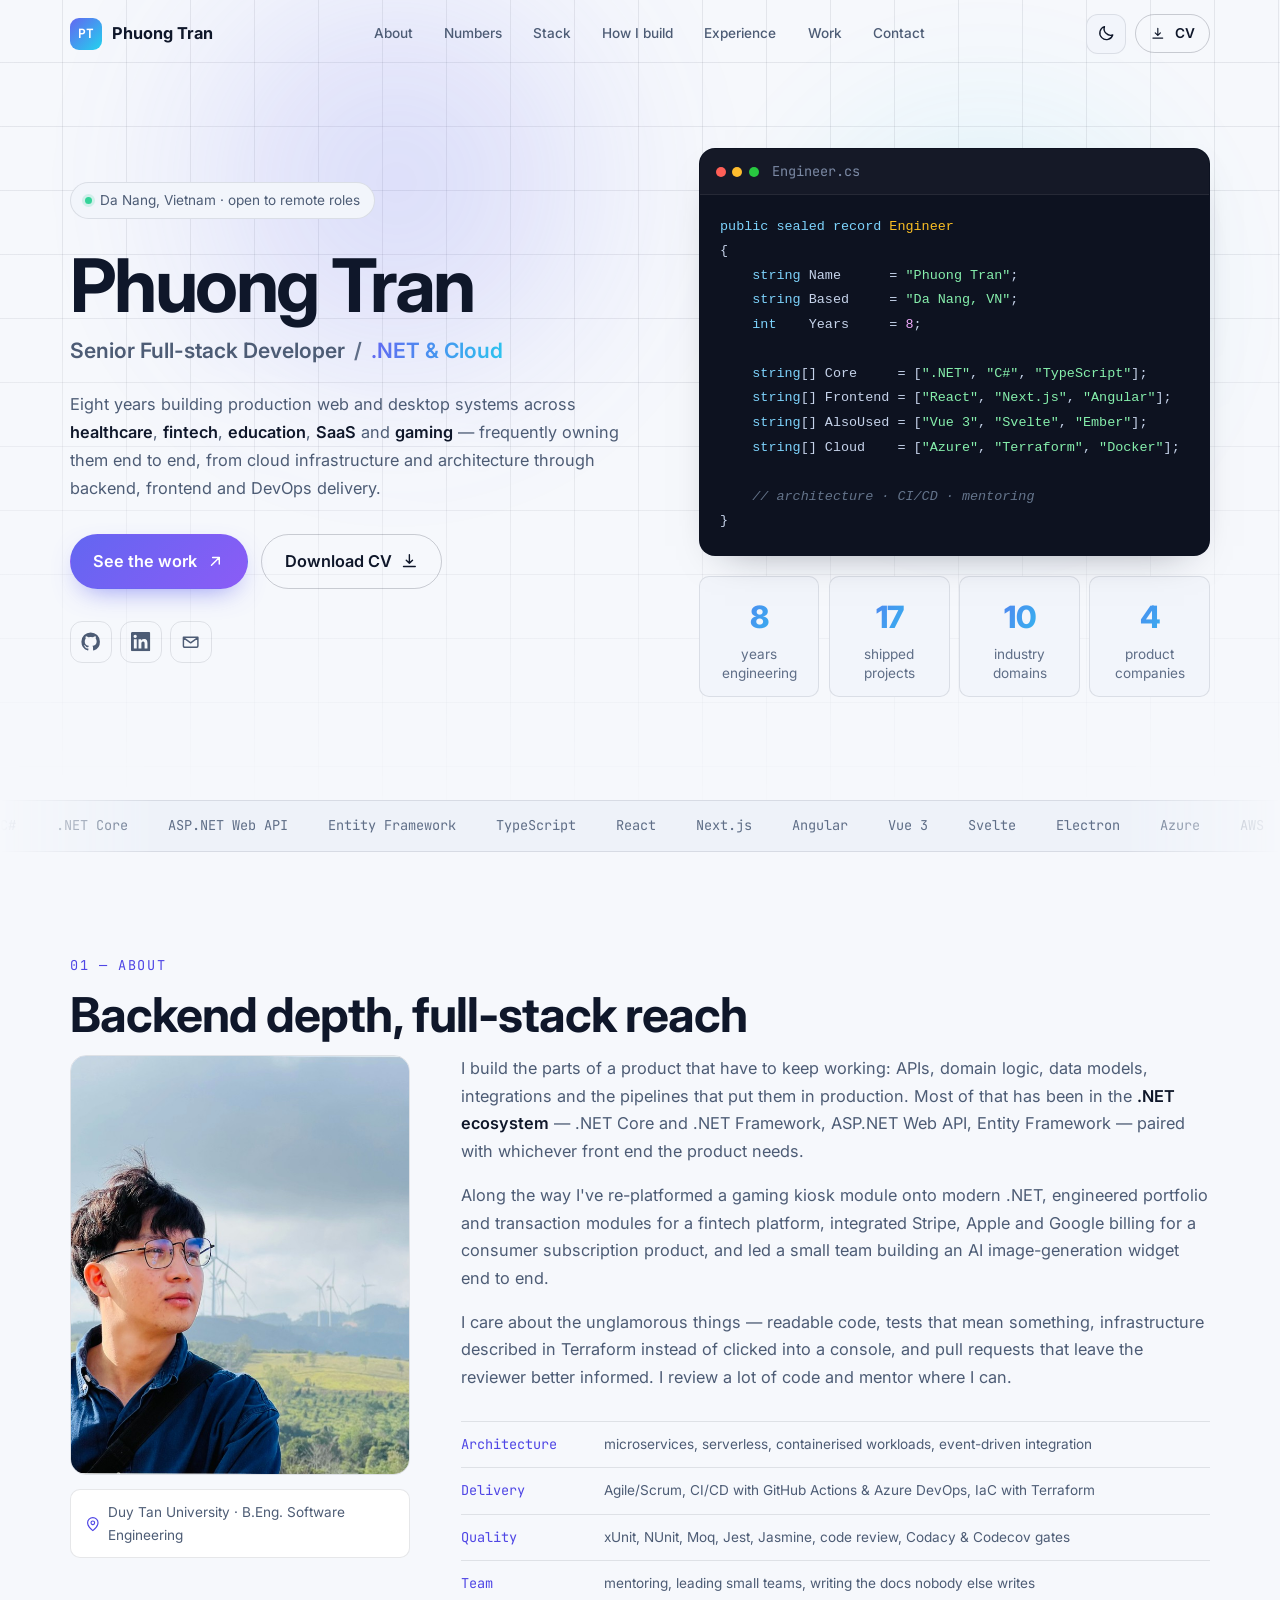
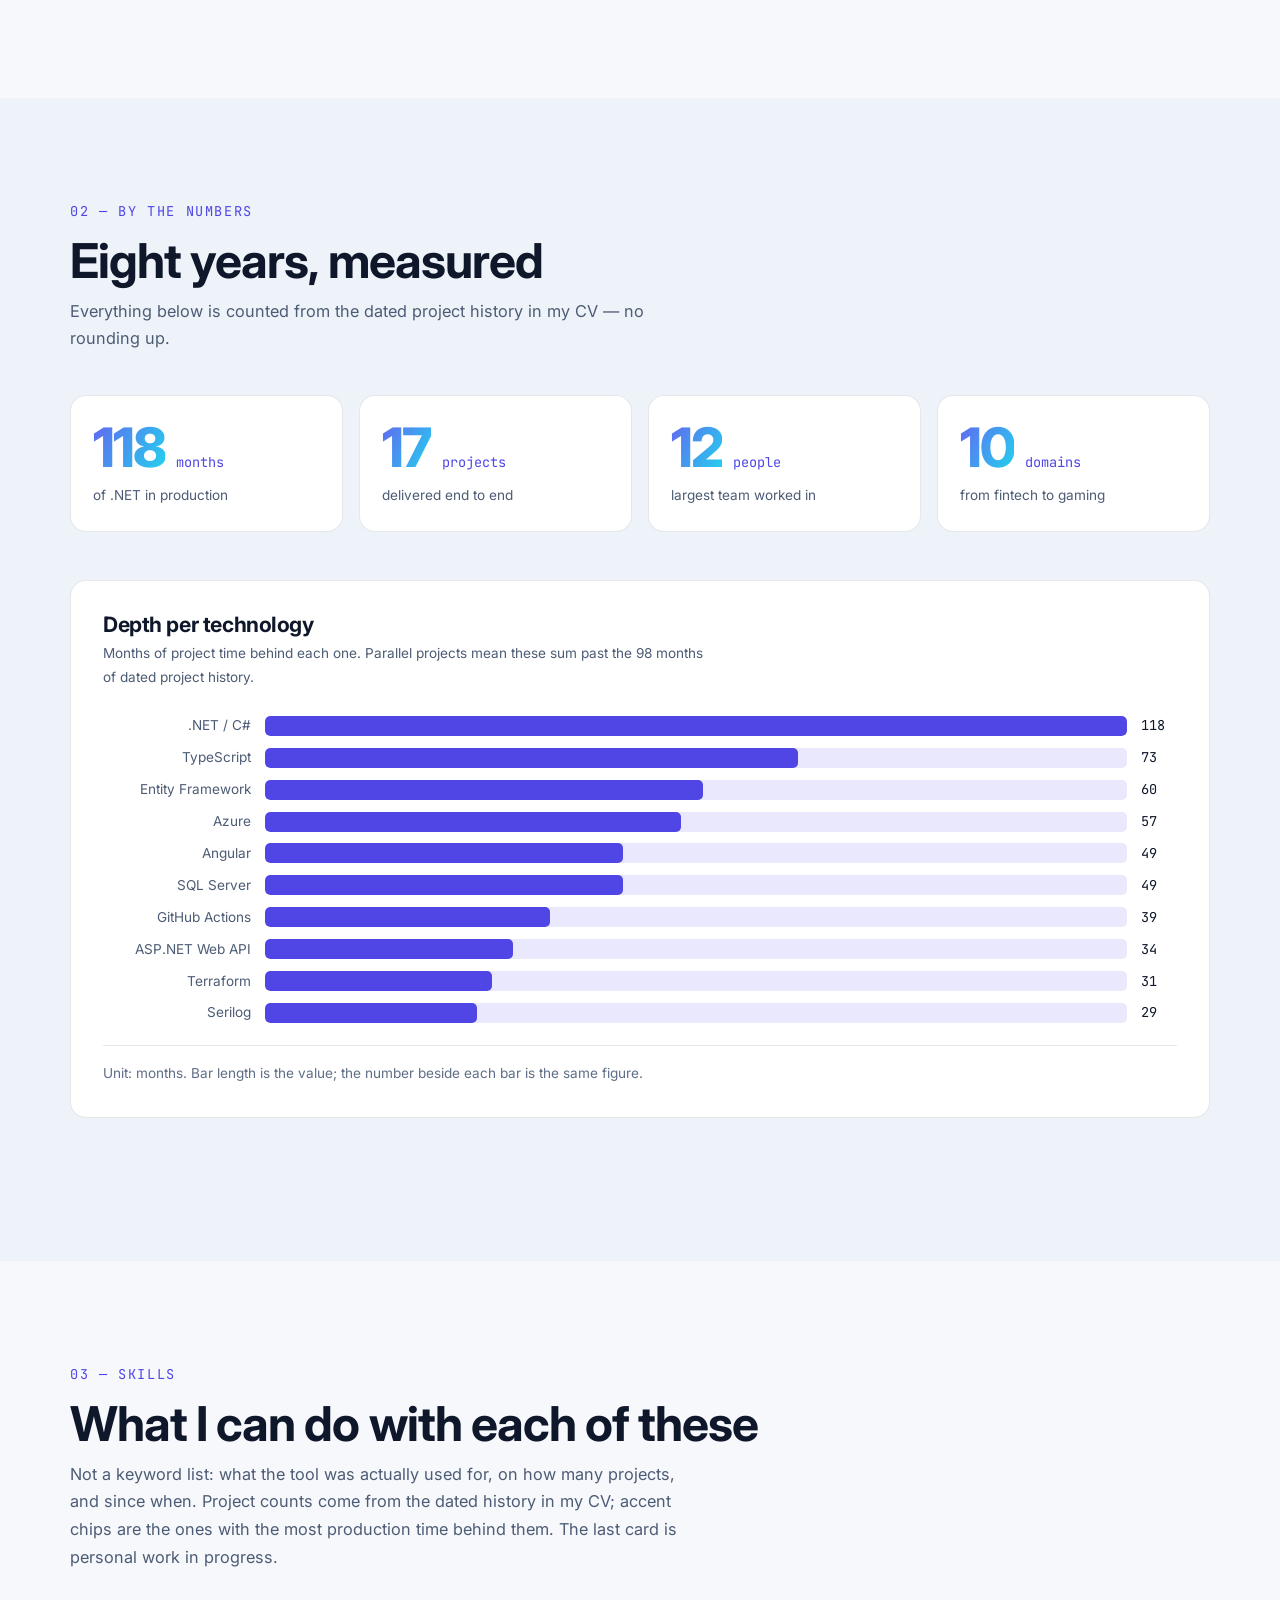
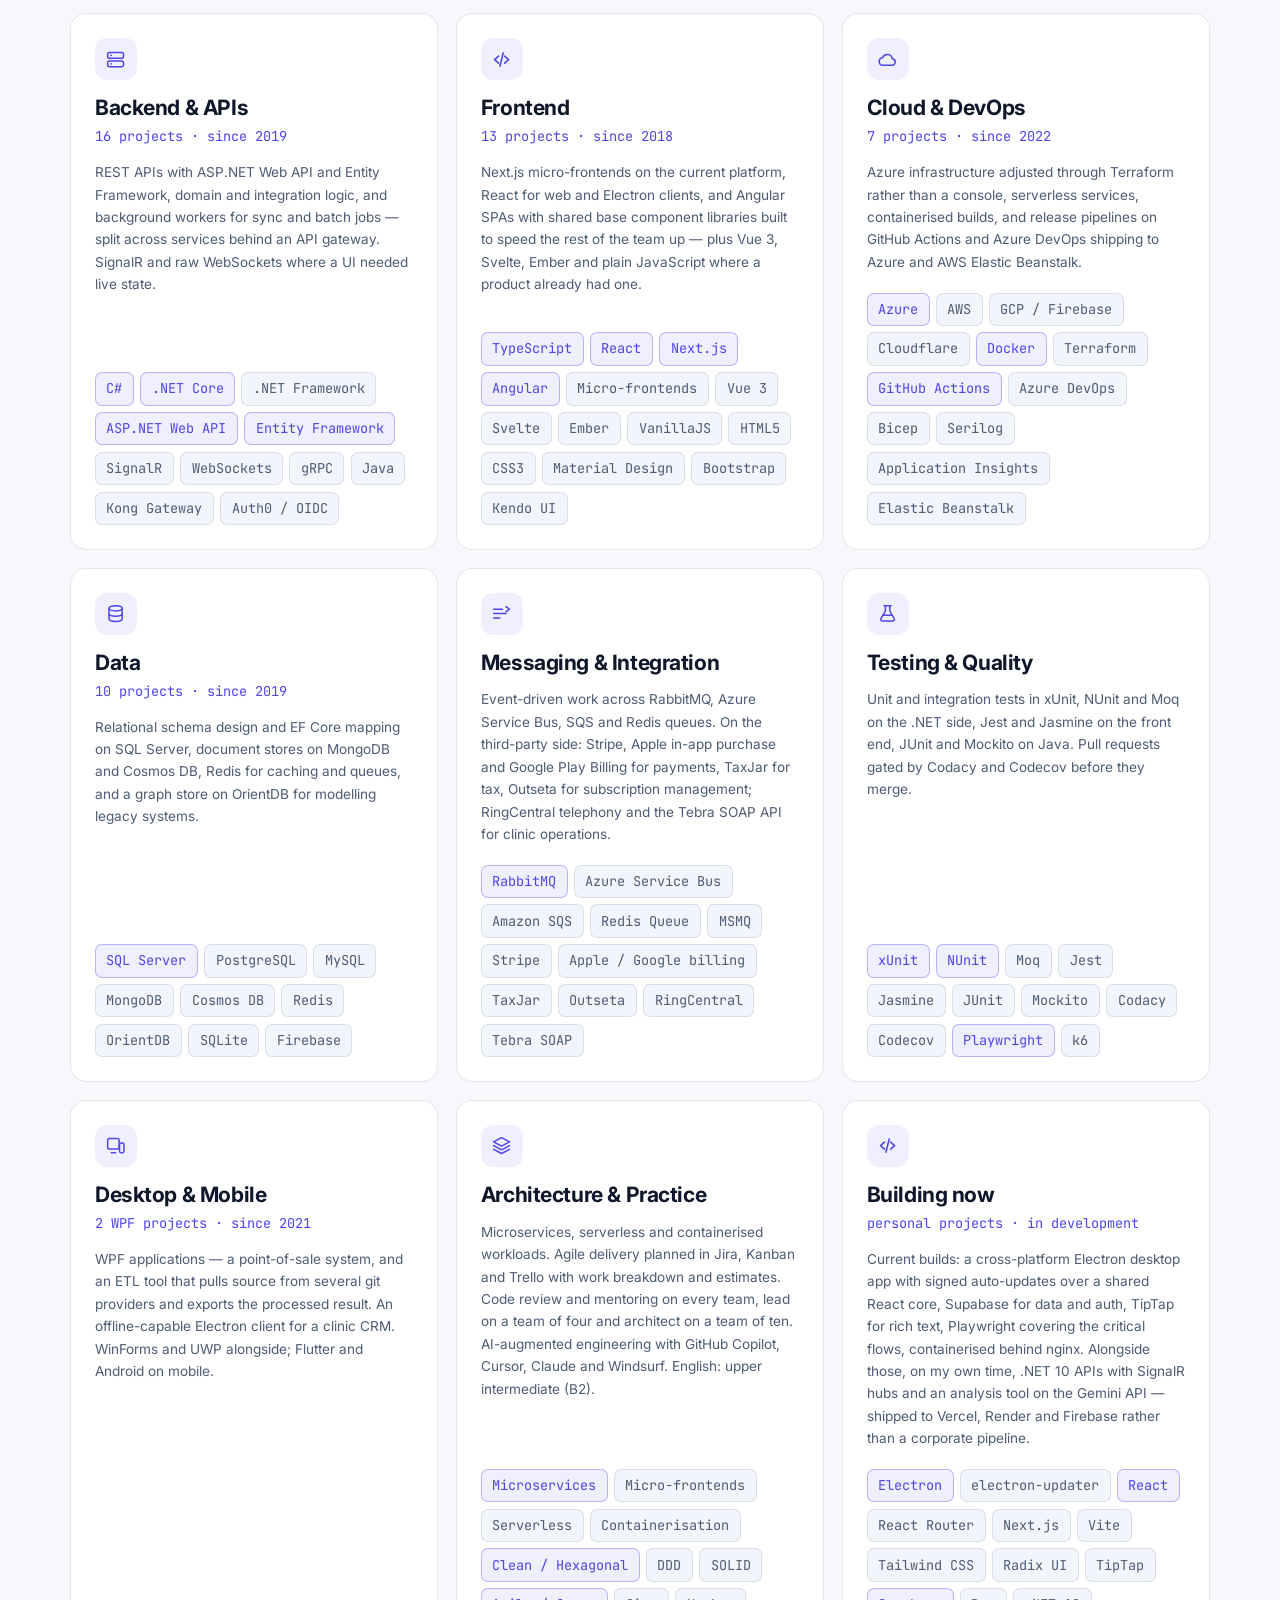
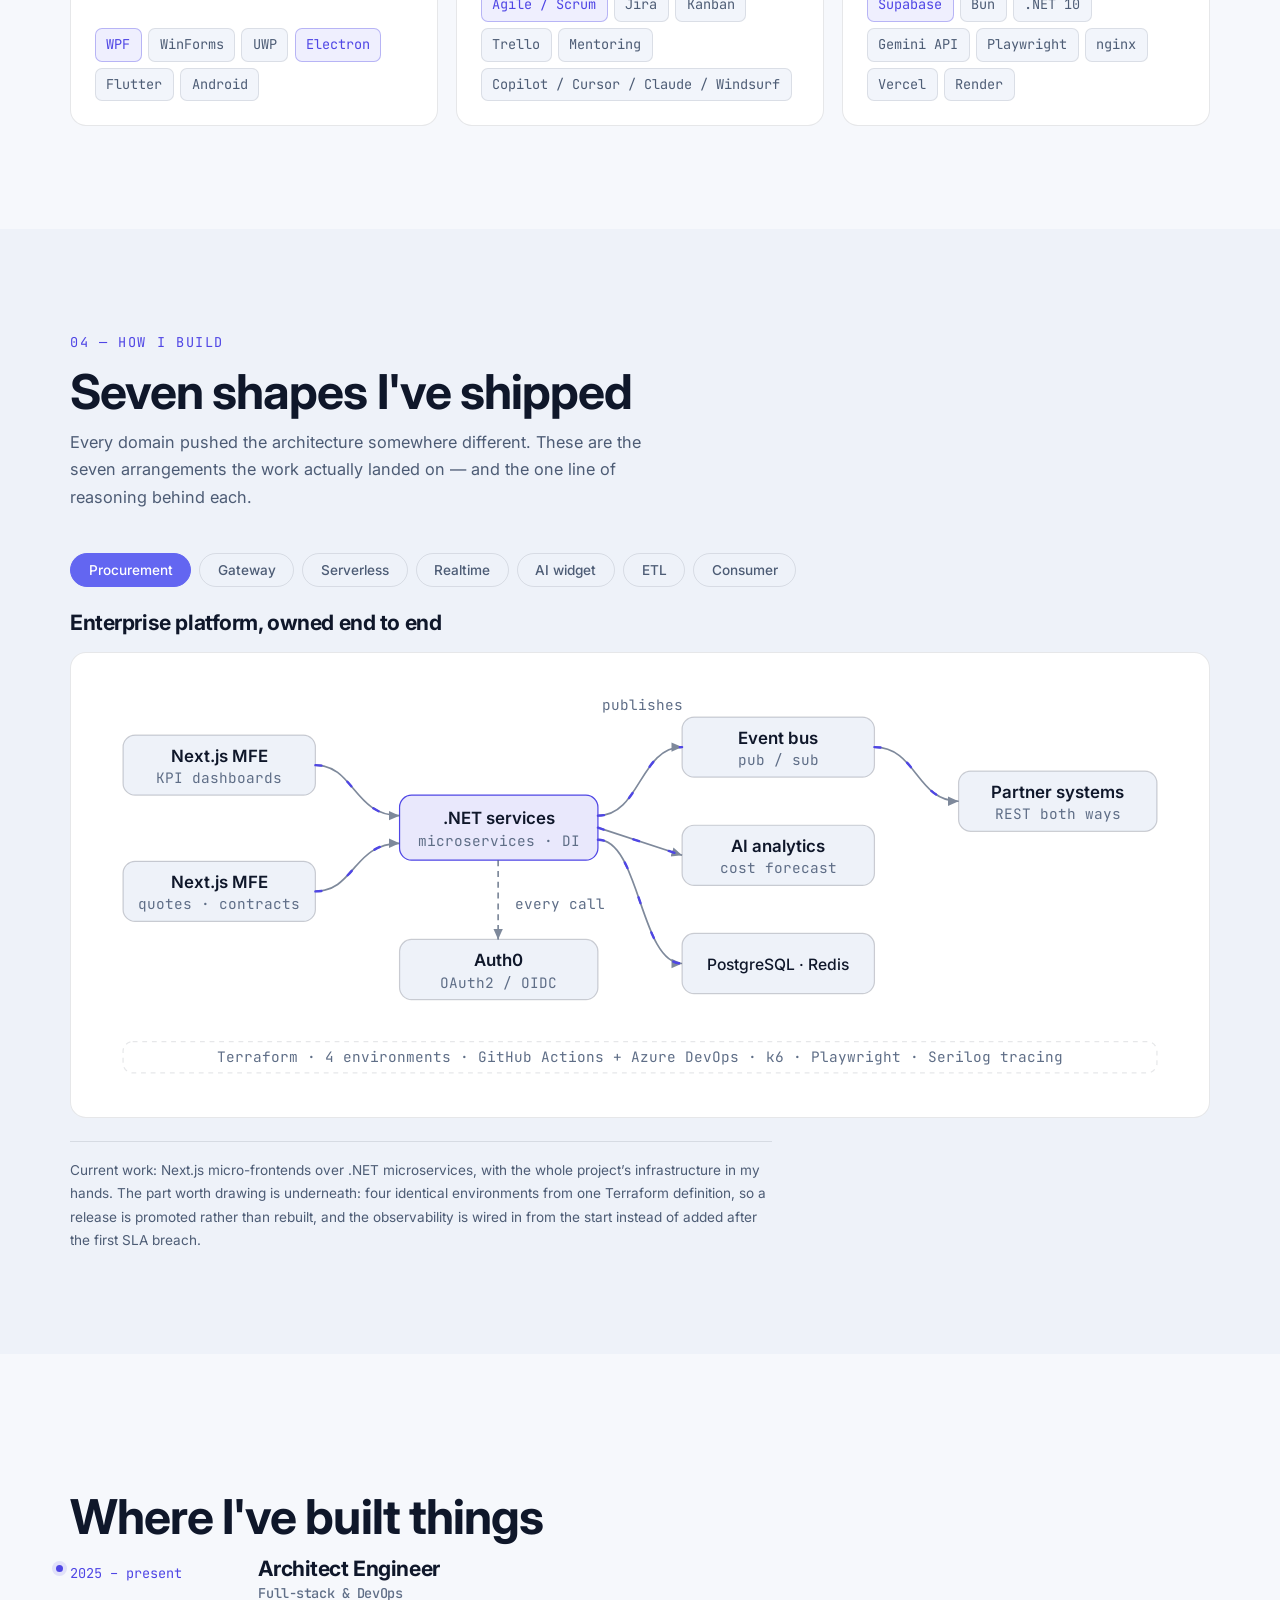
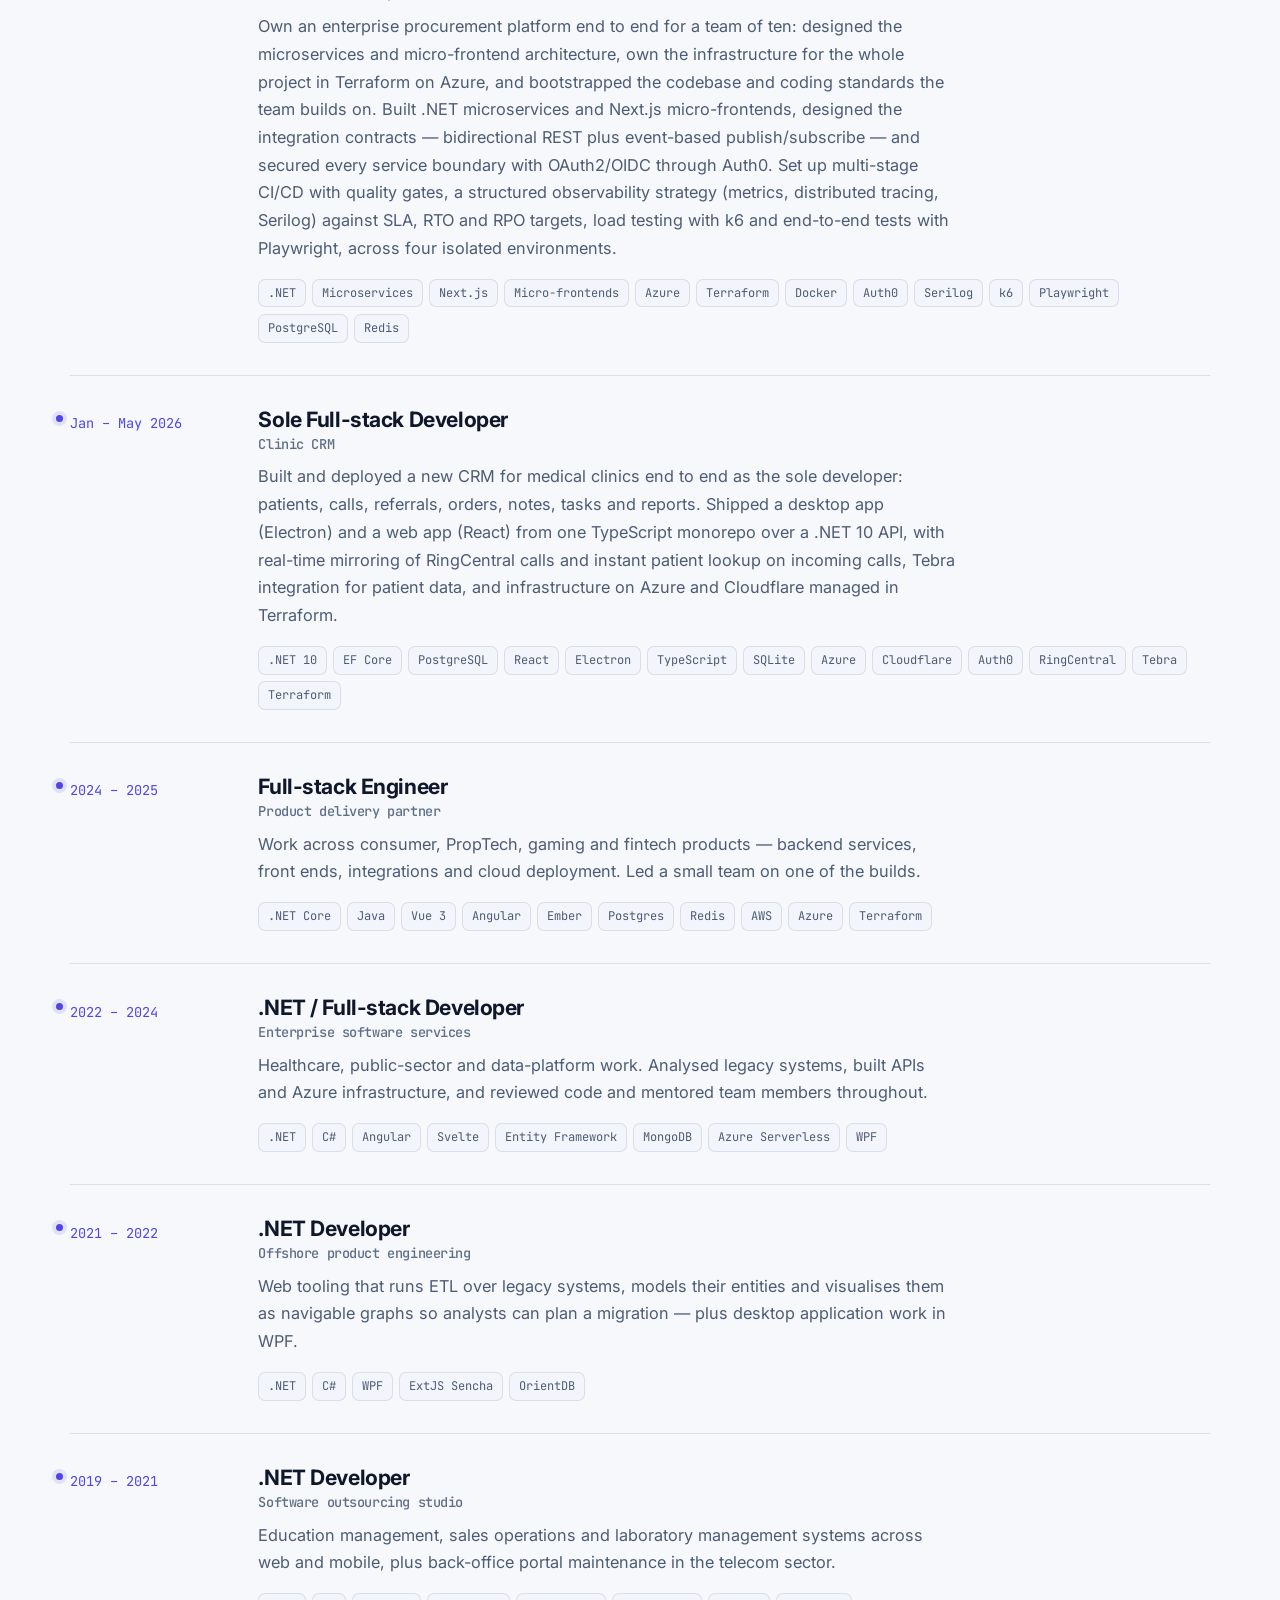
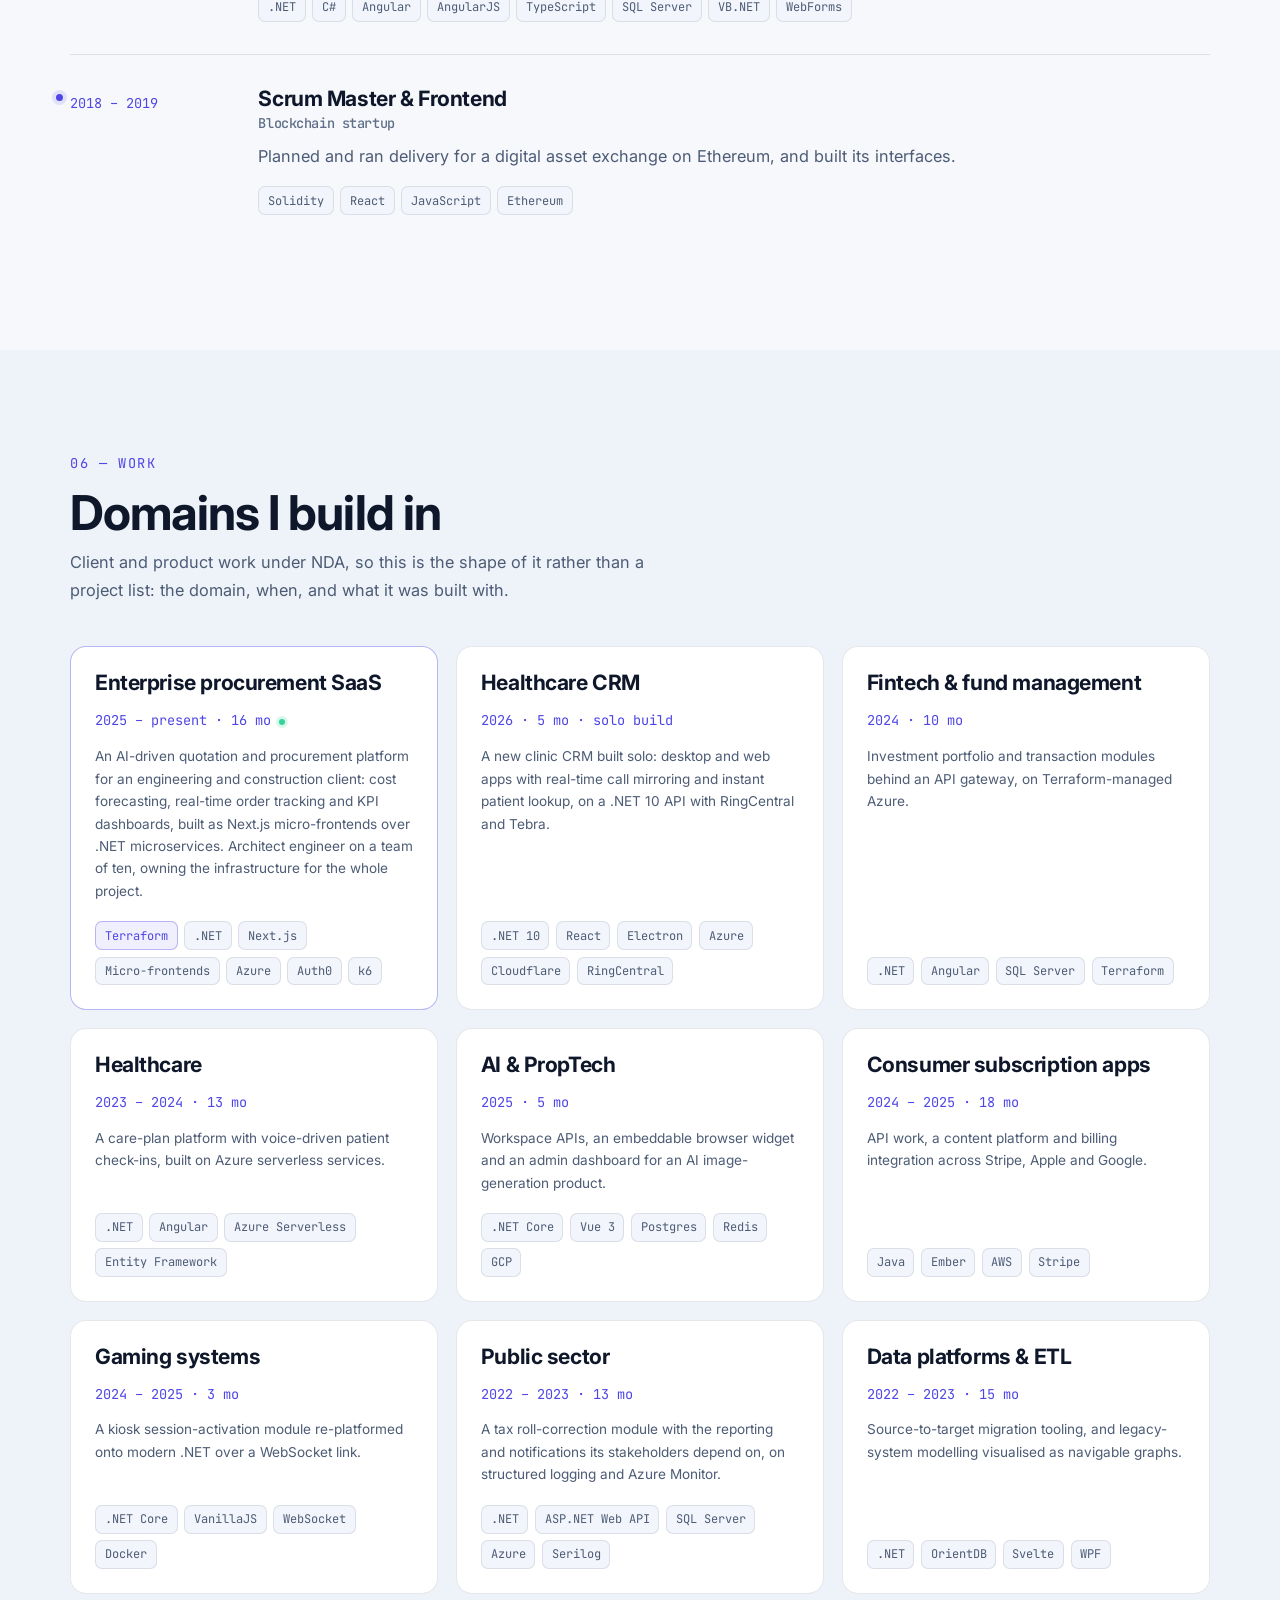
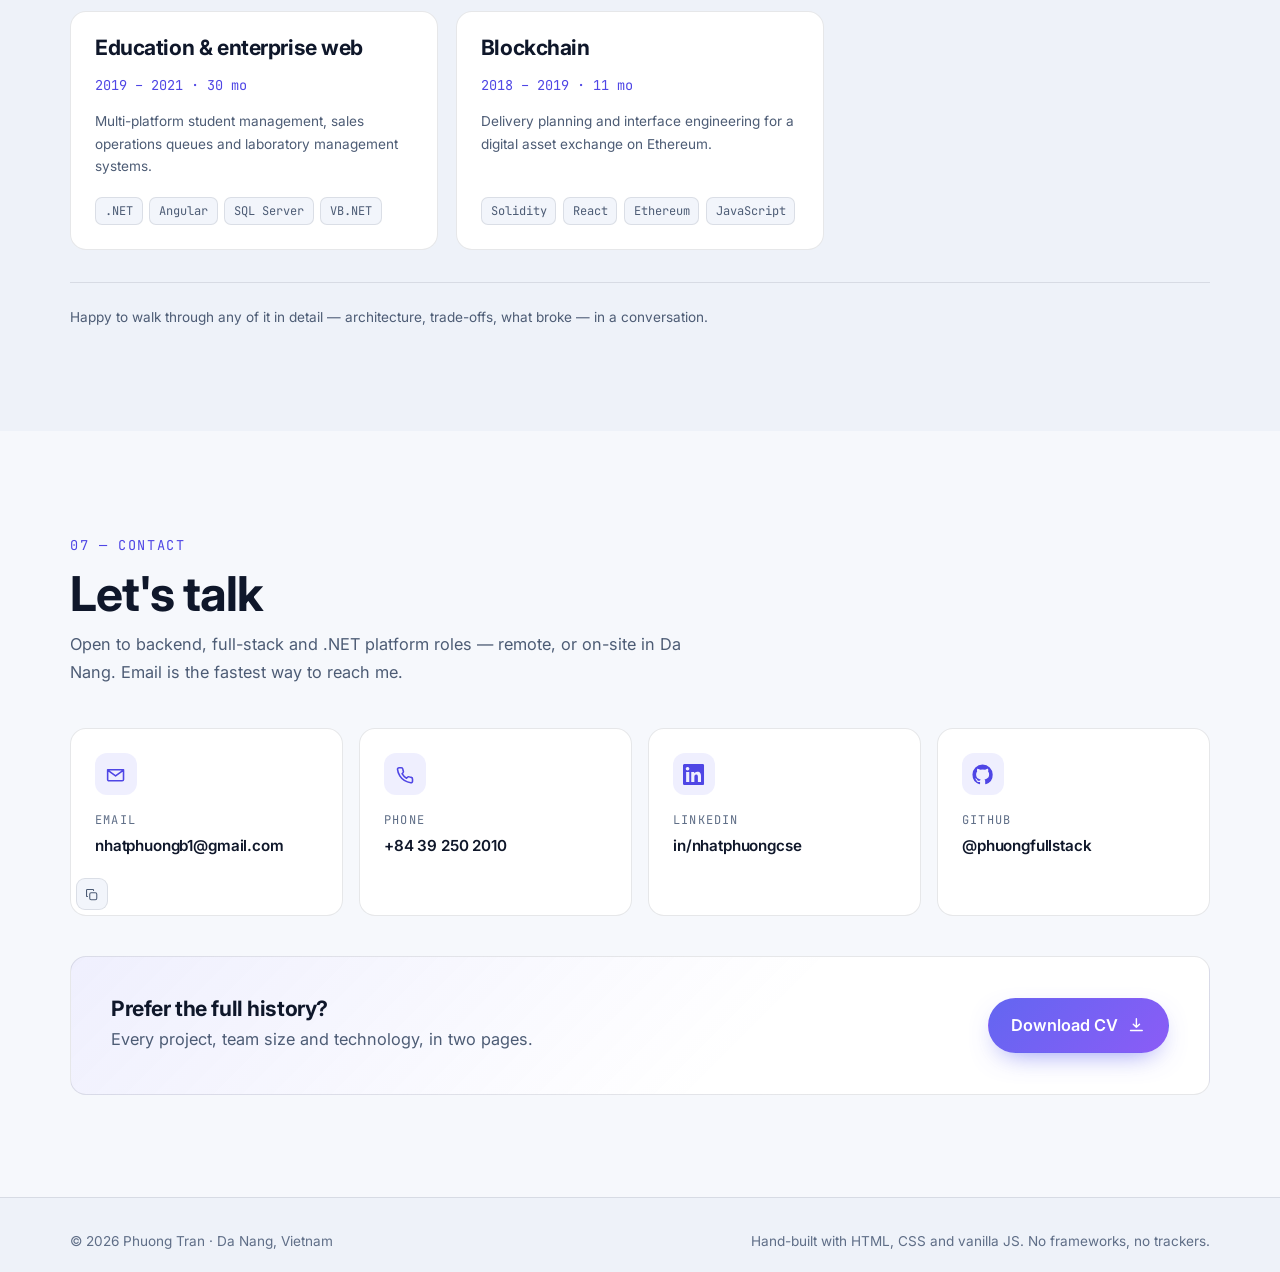
<file: index.html>
<!DOCTYPE html>
<html lang="en" data-theme="dark">
<head>
<meta charset="UTF-8">
<meta name="viewport" content="width=device-width, initial-scale=1.0">
<title>Phuong Tran — Senior Full-stack Developer (.NET &amp; Cloud)</title>

<meta name="description" content="Phuong Tran — senior full-stack developer in Da Nang, Vietnam. 8 years and 17 projects of .NET backend, React/Next.js, Angular, Vue and Svelte front ends and cloud-native delivery on Azure and AWS, across healthcare, fintech, gaming, public sector and education.">
<meta name="author" content="Phuong Tran">
<meta name="theme-color" content="#0b0f17" media="(prefers-color-scheme: dark)">
<meta name="theme-color" content="#f6f8fc" media="(prefers-color-scheme: light)">
<link rel="canonical" href="https://phuongfullstack.github.io/">

<meta property="og:type" content="website">
<meta property="og:title" content="Phuong Tran — Senior Full-stack Developer">
<meta property="og:description" content="8 years of .NET backend, modern frontend and cloud-native engineering across healthcare, fintech, education and gaming.">
<meta property="og:url" content="https://phuongfullstack.github.io/">
<meta property="og:image" content="https://phuongfullstack.github.io/1674799608220.jpeg">
<meta name="twitter:card" content="summary_large_image">

<link rel="icon" href="data:image/svg+xml,&lt;svg xmlns='http://www.w3.org/2000/svg' viewBox='0 0 100 100'&gt;&lt;rect width='100' height='100' rx='22' fill='%236366f1'/&gt;&lt;text x='50' y='68' font-size='54' font-family='monospace' font-weight='700' text-anchor='middle' fill='white'&gt;P&lt;/text&gt;&lt;/svg&gt;">

<link rel="preconnect" href="https://fonts.googleapis.com">
<link rel="preconnect" href="https://fonts.gstatic.com" crossorigin>
<link href="https://fonts.googleapis.com/css2?family=Inter:wght@400;500;600;700;800&family=JetBrains+Mono:wght@400;500;700&display=swap" rel="stylesheet">
<link rel="stylesheet" href="style.css">

<script>
  // Applied before first paint so the chosen theme never flashes.
  try {
    var t = localStorage.getItem('theme');
    if (!t) t = matchMedia('(prefers-color-scheme: light)').matches ? 'light' : 'dark';
    document.documentElement.dataset.theme = t;
  } catch (e) {}
  // Chart bars start collapsed only when scripting can expand them again.
  document.documentElement.classList.add('js');
</script>

<script>
  // Microsoft Clarity — visitor analytics. Set the project ID from clarity.microsoft.com → Settings → Overview.
  (function (c, l, a, r, i, t, y) {
    if (!i || i === 'CLARITY_PROJECT_ID') return;
    c[a] = c[a] || function () { (c[a].q = c[a].q || []).push(arguments); };
    t = l.createElement(r); t.async = 1; t.src = 'https://www.clarity.ms/tag/' + i;
    y = l.getElementsByTagName(r)[0]; y.parentNode.insertBefore(t, y);
  })(window, document, 'clarity', 'script', 'ymmoxnyo55');
</script>
</head>

<body>

<!--==================== ICON SPRITE ====================-->
<svg class="sprite" aria-hidden="true" focusable="false" xmlns="http://www.w3.org/2000/svg">
  <symbol id="i-github" viewBox="0 0 24 24"><path fill="currentColor" d="M12 .5A11.5 11.5 0 0 0 .5 12a11.5 11.5 0 0 0 7.86 10.92c.58.1.79-.25.79-.56v-2c-3.2.7-3.88-1.37-3.88-1.37-.53-1.34-1.29-1.7-1.29-1.7-1.05-.72.08-.7.08-.7 1.16.08 1.77 1.2 1.77 1.2 1.03 1.77 2.7 1.26 3.36.96.1-.75.4-1.26.73-1.55-2.55-.29-5.24-1.28-5.24-5.7 0-1.26.45-2.29 1.19-3.1-.12-.29-.52-1.46.11-3.05 0 0 .97-.31 3.18 1.18a11 11 0 0 1 5.8 0c2.2-1.5 3.17-1.18 3.17-1.18.63 1.59.23 2.76.12 3.05.74.81 1.18 1.84 1.18 3.1 0 4.43-2.69 5.4-5.25 5.69.41.36.78 1.06.78 2.14v3.17c0 .31.21.67.8.56A11.5 11.5 0 0 0 23.5 12 11.5 11.5 0 0 0 12 .5Z"/></symbol>
  <symbol id="i-linkedin" viewBox="0 0 24 24"><path fill="currentColor" d="M20.45 20.45h-3.56v-5.57c0-1.33-.02-3.04-1.85-3.04-1.85 0-2.14 1.45-2.14 2.94v5.67H9.35V9h3.41v1.56h.05a3.74 3.74 0 0 1 3.37-1.85c3.6 0 4.27 2.37 4.27 5.46v6.28ZM5.34 7.43a2.07 2.07 0 1 1 0-4.13 2.07 2.07 0 0 1 0 4.13ZM7.12 20.45H3.55V9h3.57v11.45ZM22.22 0H1.77C.79 0 0 .77 0 1.72v20.56C0 23.23.79 24 1.77 24h20.45c.98 0 1.78-.77 1.78-1.72V1.72C24 .77 23.2 0 22.22 0Z"/></symbol>
  <symbol id="i-mail" viewBox="0 0 24 24"><path fill="none" stroke="currentColor" stroke-width="1.8" stroke-linecap="round" stroke-linejoin="round" d="M3 6.5h18v11a1.5 1.5 0 0 1-1.5 1.5h-15A1.5 1.5 0 0 1 3 17.5v-11Zm0 .5 9 6.5L21 7"/></symbol>
  <symbol id="i-phone" viewBox="0 0 24 24"><path fill="none" stroke="currentColor" stroke-width="1.8" stroke-linecap="round" stroke-linejoin="round" d="M21 16.9v2.6a1.7 1.7 0 0 1-1.9 1.7 17 17 0 0 1-7.4-2.6 16.6 16.6 0 0 1-5.1-5.1A17 17 0 0 1 4 6.1 1.7 1.7 0 0 1 5.7 4.2h2.6a1.7 1.7 0 0 1 1.7 1.5c.1.8.3 1.6.6 2.4a1.7 1.7 0 0 1-.4 1.8l-1.1 1.1a13.6 13.6 0 0 0 5.1 5.1l1.1-1.1a1.7 1.7 0 0 1 1.8-.4c.8.3 1.6.5 2.4.6a1.7 1.7 0 0 1 1.5 1.7Z"/></symbol>
  <symbol id="i-pin" viewBox="0 0 24 24"><path fill="none" stroke="currentColor" stroke-width="1.8" stroke-linecap="round" stroke-linejoin="round" d="M20 10.5c0 5.5-8 12-8 12s-8-6.5-8-12a8 8 0 1 1 16 0Z"/><circle cx="12" cy="10.5" r="2.8" fill="none" stroke="currentColor" stroke-width="1.8"/></symbol>
  <symbol id="i-download" viewBox="0 0 24 24"><path fill="none" stroke="currentColor" stroke-width="1.8" stroke-linecap="round" stroke-linejoin="round" d="M12 3.5v11m0 0 4-4m-4 4-4-4M4.5 18.5h15"/></symbol>
  <symbol id="i-arrow" viewBox="0 0 24 24"><path fill="none" stroke="currentColor" stroke-width="1.9" stroke-linecap="round" stroke-linejoin="round" d="M7 17 17 7m0 0H8.5M17 7v8.5"/></symbol>
  <symbol id="i-up" viewBox="0 0 24 24"><path fill="none" stroke="currentColor" stroke-width="1.9" stroke-linecap="round" stroke-linejoin="round" d="M12 19V5m0 0-6 6m6-6 6 6"/></symbol>
  <symbol id="i-sun" viewBox="0 0 24 24"><circle cx="12" cy="12" r="4.2" fill="none" stroke="currentColor" stroke-width="1.8"/><path fill="none" stroke="currentColor" stroke-width="1.8" stroke-linecap="round" d="M12 2v2.2M12 19.8V22M2 12h2.2M19.8 12H22M4.9 4.9l1.6 1.6M17.5 17.5l1.6 1.6M19.1 4.9l-1.6 1.6M6.5 17.5l-1.6 1.6"/></symbol>
  <symbol id="i-moon" viewBox="0 0 24 24"><path fill="none" stroke="currentColor" stroke-width="1.8" stroke-linecap="round" stroke-linejoin="round" d="M20.5 14.3A8.6 8.6 0 0 1 9.7 3.5a8.6 8.6 0 1 0 10.8 10.8Z"/></symbol>
  <symbol id="i-menu" viewBox="0 0 24 24"><path fill="none" stroke="currentColor" stroke-width="1.9" stroke-linecap="round" d="M4 7h16M4 12h16M4 17h16"/></symbol>
  <symbol id="i-close" viewBox="0 0 24 24"><path fill="none" stroke="currentColor" stroke-width="1.9" stroke-linecap="round" d="m6 6 12 12M18 6 6 18"/></symbol>
  <symbol id="i-copy" viewBox="0 0 24 24"><rect x="9" y="9" width="11" height="11" rx="2.2" fill="none" stroke="currentColor" stroke-width="1.7"/><path fill="none" stroke="currentColor" stroke-width="1.7" stroke-linecap="round" d="M5.5 15H5a1 1 0 0 1-1-1V5a1 1 0 0 1 1-1h9a1 1 0 0 1 1 1v.5"/></symbol>
  <symbol id="i-check" viewBox="0 0 24 24"><path fill="none" stroke="currentColor" stroke-width="2.1" stroke-linecap="round" stroke-linejoin="round" d="m5 12.5 4.5 4.5L19 7"/></symbol>
  <symbol id="i-server" viewBox="0 0 24 24"><rect x="3" y="4" width="18" height="6.5" rx="2" fill="none" stroke="currentColor" stroke-width="1.7"/><rect x="3" y="13.5" width="18" height="6.5" rx="2" fill="none" stroke="currentColor" stroke-width="1.7"/><path stroke="currentColor" stroke-width="2" stroke-linecap="round" d="M7 7.2h.01M7 16.8h.01"/></symbol>
  <symbol id="i-code" viewBox="0 0 24 24"><path fill="none" stroke="currentColor" stroke-width="1.8" stroke-linecap="round" stroke-linejoin="round" d="m8.5 8-4.5 4 4.5 4m7-8 4.5 4-4.5 4M13.8 4.5l-3.6 15"/></symbol>
  <symbol id="i-cloud" viewBox="0 0 24 24"><path fill="none" stroke="currentColor" stroke-width="1.7" stroke-linecap="round" stroke-linejoin="round" d="M6.8 18.5a4.3 4.3 0 0 1-.5-8.57 5.8 5.8 0 0 1 11.1 1.2 3.7 3.7 0 0 1-.6 7.37H6.8Z"/></symbol>
  <symbol id="i-db" viewBox="0 0 24 24"><ellipse cx="12" cy="6" rx="7.5" ry="3" fill="none" stroke="currentColor" stroke-width="1.7"/><path fill="none" stroke="currentColor" stroke-width="1.7" d="M4.5 6v12c0 1.66 3.36 3 7.5 3s7.5-1.34 7.5-3V6M4.5 12c0 1.66 3.36 3 7.5 3s7.5-1.34 7.5-3"/></symbol>
  <symbol id="i-flask" viewBox="0 0 24 24"><path fill="none" stroke="currentColor" stroke-width="1.7" stroke-linecap="round" stroke-linejoin="round" d="M9.5 3v6.2L4.6 17.4A2 2 0 0 0 6.3 20.5h11.4a2 2 0 0 0 1.7-3.1L14.5 9.2V3M8 3h8M7 14h10"/></symbol>
  <symbol id="i-layers" viewBox="0 0 24 24"><path fill="none" stroke="currentColor" stroke-width="1.7" stroke-linecap="round" stroke-linejoin="round" d="m12 3 9 4.8-9 4.8-9-4.8L12 3Zm9 9-9 4.8L3 12m18 4.4L12 21l-9-4.6"/></symbol>
  <symbol id="i-device" viewBox="0 0 24 24"><rect x="3" y="4" width="13" height="12" rx="2" fill="none" stroke="currentColor" stroke-width="1.7"/><rect x="16.5" y="9" width="5" height="11" rx="1.6" fill="none" stroke="currentColor" stroke-width="1.7"/><path fill="none" stroke="currentColor" stroke-width="1.7" stroke-linecap="round" d="M7 20h5"/></symbol>
  <symbol id="i-queue" viewBox="0 0 24 24"><path fill="none" stroke="currentColor" stroke-width="1.7" stroke-linecap="round" stroke-linejoin="round" d="M3 7h10m-10 5h14m-14 5h7"/><path fill="none" stroke="currentColor" stroke-width="1.7" stroke-linecap="round" stroke-linejoin="round" d="m17 4 4 3-4 3"/></symbol>
</svg>

<!--==================== SCROLL PROGRESS ====================-->
<div class="progress" id="progress" aria-hidden="true"><i></i></div>

<!--==================== HEADER ====================-->
<header class="header" id="header">
  <nav class="nav container">
    <a href="#top" class="nav__logo">
      <span class="nav__logo-mark">PT</span>
      <span class="nav__logo-text">Phuong Tran</span>
    </a>

    <div class="nav__menu" id="nav-menu">
      <ul class="nav__list">
        <li><a href="#about" class="nav__link">About</a></li>
        <li><a href="#numbers" class="nav__link">Numbers</a></li>
        <li><a href="#stack" class="nav__link">Stack</a></li>
        <li><a href="#how" class="nav__link">How I build</a></li>
        <li><a href="#experience" class="nav__link">Experience</a></li>
        <li><a href="#work" class="nav__link">Work</a></li>
        <li><a href="#contact" class="nav__link">Contact</a></li>
      </ul>
      <button class="nav__close" id="nav-close" aria-label="Close menu">
        <svg class="icon" aria-hidden="true"><use href="#i-close"/></svg>
      </button>
    </div>

    <div class="nav__actions">
      <button class="icon-btn" id="theme-toggle" aria-label="Switch colour theme">
        <svg class="icon icon--sun" aria-hidden="true"><use href="#i-sun"/></svg>
        <svg class="icon icon--moon" aria-hidden="true"><use href="#i-moon"/></svg>
      </button>
      <a class="btn btn--sm btn--ghost nav__cv" href="assets/Phuong-Tran-CV.pdf" download>
        <svg class="icon" aria-hidden="true"><use href="#i-download"/></svg> CV
      </a>
      <button class="icon-btn nav__toggle" id="nav-toggle" aria-label="Open menu" aria-expanded="false">
        <svg class="icon" aria-hidden="true"><use href="#i-menu"/></svg>
      </button>
    </div>
  </nav>
</header>

<main id="top">

  <!--==================== HERO ====================-->
  <section class="hero section" id="home">
    <div class="hero__bg" aria-hidden="true">
      <div class="hero__grid-lines"></div>
      <div class="hero__orb hero__orb--1"></div>
      <div class="hero__orb hero__orb--2"></div>
    </div>

    <div class="container hero__grid">

      <div class="hero__content">
        <p class="hero__status"><span class="dot"></span> Da Nang, Vietnam &middot; open to remote roles</p>

        <h1 class="hero__title">Phuong Tran</h1>

        <p class="hero__role">
          <span class="hero__role-static">Senior Full-stack Developer</span>
          <span class="sep">/</span>
          <span class="grad rotator" id="rotator" aria-live="polite">.NET &amp; Cloud</span>
        </p>

        <p class="hero__lead">
          Eight years building production web and desktop systems across <strong>healthcare</strong>,
          <strong>fintech</strong>, <strong>education</strong>, <strong>SaaS</strong> and
          <strong>gaming</strong> &mdash; frequently owning them end to end, from cloud
          infrastructure and architecture through backend, frontend and DevOps delivery.
        </p>

        <div class="hero__actions">
          <a href="#numbers" class="btn btn--primary">
            See the work <svg class="icon" aria-hidden="true"><use href="#i-arrow"/></svg>
          </a>
          <a href="assets/Phuong-Tran-CV.pdf" class="btn btn--ghost" download>
            Download CV <svg class="icon" aria-hidden="true"><use href="#i-download"/></svg>
          </a>
        </div>

        <ul class="hero__links">
          <li><a href="https://github.com/phuongfullstack" target="_blank" rel="noopener noreferrer" aria-label="GitHub"><svg class="icon" aria-hidden="true"><use href="#i-github"/></svg></a></li>
          <li><a href="https://www.linkedin.com/in/nhatphuongcse/" target="_blank" rel="noopener noreferrer" aria-label="LinkedIn"><svg class="icon" aria-hidden="true"><use href="#i-linkedin"/></svg></a></li>
          <li><a href="mailto:nhatphuongb1@gmail.com" aria-label="Email"><svg class="icon" aria-hidden="true"><use href="#i-mail"/></svg></a></li>
        </ul>
      </div>

      <div class="hero__card">
        <div class="codecard" id="codecard">
          <div class="codecard__bar">
            <span class="codecard__dots"><i></i><i></i><i></i></span>
            <span class="codecard__file">Engineer.cs</span>
          </div>
          <pre class="codecard__body"><code><span class="c-k">public sealed record</span> <span class="c-t">Engineer</span>
{
    <span class="c-k">string</span> Name      = <span class="c-s">"Phuong Tran"</span>;
    <span class="c-k">string</span> Based     = <span class="c-s">"Da Nang, VN"</span>;
    <span class="c-k">int</span>    Years     = <span class="c-n">8</span>;

    <span class="c-k">string</span>[] Core     = [<span class="c-s">".NET"</span>, <span class="c-s">"C#"</span>, <span class="c-s">"TypeScript"</span>];
    <span class="c-k">string</span>[] Frontend = [<span class="c-s">"React"</span>, <span class="c-s">"Next.js"</span>, <span class="c-s">"Angular"</span>];
    <span class="c-k">string</span>[] AlsoUsed = [<span class="c-s">"Vue 3"</span>, <span class="c-s">"Svelte"</span>, <span class="c-s">"Ember"</span>];
    <span class="c-k">string</span>[] Cloud    = [<span class="c-s">"Azure"</span>, <span class="c-s">"Terraform"</span>, <span class="c-s">"Docker"</span>];

    <span class="c-c">// architecture · CI/CD · mentoring</span>
}</code></pre>
        </div>

        <dl class="stats">
          <div class="stats__item"><dt data-count="8">8</dt><dd>years<br>engineering</dd></div>
          <div class="stats__item"><dt data-count="17">17</dt><dd>shipped<br>projects</dd></div>
          <div class="stats__item"><dt data-count="10">10</dt><dd>industry<br>domains</dd></div>
          <div class="stats__item"><dt data-count="4">4</dt><dd>product<br>companies</dd></div>
        </dl>
      </div>

    </div>
  </section>

  <!--==================== MARQUEE ====================-->
  <div class="marquee" aria-hidden="true">
    <div class="marquee__track">
      <span>C#</span><span>.NET Core</span><span>ASP.NET Web API</span><span>Entity Framework</span><span>TypeScript</span><span>React</span><span>Next.js</span><span>Angular</span><span>Vue 3</span><span>Svelte</span><span>Electron</span><span>Azure</span><span>AWS</span><span>Docker</span><span>Terraform</span><span>SQL Server</span><span>PostgreSQL</span><span>MongoDB</span><span>Redis</span><span>RabbitMQ</span><span>GitHub Actions</span><span>xUnit</span><span>WPF</span>
      <span>C#</span><span>.NET Core</span><span>ASP.NET Web API</span><span>Entity Framework</span><span>TypeScript</span><span>React</span><span>Next.js</span><span>Angular</span><span>Vue 3</span><span>Svelte</span><span>Electron</span><span>Azure</span><span>AWS</span><span>Docker</span><span>Terraform</span><span>SQL Server</span><span>PostgreSQL</span><span>MongoDB</span><span>Redis</span><span>RabbitMQ</span><span>GitHub Actions</span><span>xUnit</span><span>WPF</span>
    </div>
  </div>

  <!--==================== ABOUT ====================-->
  <section class="section" id="about">
    <div class="container">
      <p class="section__eyebrow">01 &mdash; About</p>
      <h2 class="section__title">Backend depth, full-stack reach</h2>

      <div class="about__grid">
        <div class="about__media">
          <img src="1674799608220.jpeg" alt="Portrait of Phuong Tran" class="about__img" width="420" height="420" loading="lazy">
          <div class="about__badge">
            <svg class="icon" aria-hidden="true"><use href="#i-pin"/></svg> Duy Tan University &middot; B.Eng. Software Engineering
          </div>
        </div>

        <div class="about__body">
          <p>
            I build the parts of a product that have to keep working: APIs, domain logic, data models,
            integrations and the pipelines that put them in production. Most of that has been in the
            <strong>.NET ecosystem</strong> &mdash; .NET Core and .NET Framework, ASP.NET Web API, Entity Framework &mdash;
            paired with whichever front end the product needs.
          </p>
          <p>
            Along the way I've re-platformed a gaming kiosk module onto modern .NET, engineered portfolio and
            transaction modules for a fintech platform, integrated Stripe, Apple and Google billing for a
            consumer subscription product, and led a small team building an AI image-generation widget
            end to end.
          </p>
          <p>
            I care about the unglamorous things &mdash; readable code, tests that mean something, infrastructure
            described in Terraform instead of clicked into a console, and pull requests that leave the
            reviewer better informed. I review a lot of code and mentor where I can.
          </p>

          <ul class="about__points">
            <li><span class="about__points-k">Architecture</span> microservices, serverless, containerised workloads, event-driven integration</li>
            <li><span class="about__points-k">Delivery</span> Agile/Scrum, CI/CD with GitHub Actions &amp; Azure DevOps, IaC with Terraform</li>
            <li><span class="about__points-k">Quality</span> xUnit, NUnit, Moq, Jest, Jasmine, code review, Codacy &amp; Codecov gates</li>
            <li><span class="about__points-k">Team</span> mentoring, leading small teams, writing the docs nobody else writes</li>
          </ul>
        </div>
      </div>
    </div>
  </section>

  <!--==================== BY THE NUMBERS ====================-->
  <section class="section section--alt" id="numbers">
    <div class="container">
      <p class="section__eyebrow">02 &mdash; By the numbers</p>
      <h2 class="section__title">Eight years, measured</h2>
      <p class="section__lead">
        Everything below is counted from the dated project history in my CV &mdash; no rounding up.
      </p>

      <div class="tiles">
        <div class="tile">
          <span class="tile__value" data-count="118">118</span>
          <span class="tile__unit">months</span>
          <span class="tile__label">of .NET in production</span>
        </div>
        <div class="tile">
          <span class="tile__value" data-count="17">17</span>
          <span class="tile__unit">projects</span>
          <span class="tile__label">delivered end to end</span>
        </div>
        <div class="tile">
          <span class="tile__value" data-count="12">12</span>
          <span class="tile__unit">people</span>
          <span class="tile__label">largest team worked in</span>
        </div>
        <div class="tile">
          <span class="tile__value" data-count="10">10</span>
          <span class="tile__unit">domains</span>
          <span class="tile__label">from fintech to gaming</span>
        </div>
      </div>

      <figure class="chart">
        <figcaption class="chart__head">
          <h3 class="chart__title">Depth per technology</h3>
          <p class="chart__sub">Months of project time behind each one. Parallel projects mean these sum past the 98 months of dated project history.</p>
        </figcaption>

        <div class="bars" role="img" aria-label="Months of project time per technology: .NET and C# 118, TypeScript 73, Entity Framework 60, Azure 57, Angular 49, SQL Server 49, GitHub Actions 39, ASP.NET Web API 34, Terraform 31, Serilog 29.">
          <div class="bars__row"><span class="bars__key">.NET / C#</span><div class="bars__track"><i style="--v:100%"></i></div><span class="bars__val">118</span></div>
          <div class="bars__row"><span class="bars__key">TypeScript</span><div class="bars__track"><i style="--v:61.9%"></i></div><span class="bars__val">73</span></div>
          <div class="bars__row"><span class="bars__key">Entity Framework</span><div class="bars__track"><i style="--v:50.8%"></i></div><span class="bars__val">60</span></div>
          <div class="bars__row"><span class="bars__key">Azure</span><div class="bars__track"><i style="--v:48.3%"></i></div><span class="bars__val">57</span></div>
          <div class="bars__row"><span class="bars__key">Angular</span><div class="bars__track"><i style="--v:41.5%"></i></div><span class="bars__val">49</span></div>
          <div class="bars__row"><span class="bars__key">SQL Server</span><div class="bars__track"><i style="--v:41.5%"></i></div><span class="bars__val">49</span></div>
          <div class="bars__row"><span class="bars__key">GitHub Actions</span><div class="bars__track"><i style="--v:33.1%"></i></div><span class="bars__val">39</span></div>
          <div class="bars__row"><span class="bars__key">ASP.NET Web API</span><div class="bars__track"><i style="--v:28.8%"></i></div><span class="bars__val">34</span></div>
          <div class="bars__row"><span class="bars__key">Terraform</span><div class="bars__track"><i style="--v:26.3%"></i></div><span class="bars__val">31</span></div>
          <div class="bars__row"><span class="bars__key">Serilog</span><div class="bars__track"><i style="--v:24.6%"></i></div><span class="bars__val">29</span></div>
        </div>
        <p class="chart__note">Unit: months. Bar length is the value; the number beside each bar is the same figure.</p>
      </figure>
    </div>
  </section>

  <!--==================== SKILLS ====================-->
  <section class="section" id="stack">
    <div class="container">
      <p class="section__eyebrow">03 &mdash; Skills</p>
      <h2 class="section__title">What I can do with each of these</h2>
      <p class="section__lead">
        Not a keyword list: what the tool was actually used for, on how many projects, and since when.
        Project counts come from the dated history in my CV; accent chips are the ones with the most
        production time behind them. The last card is personal work in progress.
      </p>

      <div class="stack__grid">

        <article class="card stack__card">
          <div class="card__icon"><svg class="icon" aria-hidden="true"><use href="#i-server"/></svg></div>
          <h3>Backend &amp; APIs</h3>
          <p class="stack__meta">16 projects &middot; since 2019</p>
          <p class="stack__blurb">REST APIs with ASP.NET Web API and Entity Framework, domain and integration logic, and background workers for sync and batch jobs &mdash; split across services behind an API gateway. SignalR and raw WebSockets where a UI needed live state.</p>
          <ul class="tags"><li class="tag tag--core">C#</li><li class="tag tag--core">.NET Core</li><li class="tag">.NET Framework</li><li class="tag tag--core">ASP.NET Web API</li><li class="tag tag--core">Entity Framework</li><li class="tag">SignalR</li><li class="tag">WebSockets</li><li class="tag">gRPC</li><li class="tag">Java</li><li class="tag">Kong Gateway</li><li class="tag">Auth0 / OIDC</li></ul>
        </article>

        <article class="card stack__card">
          <div class="card__icon"><svg class="icon" aria-hidden="true"><use href="#i-code"/></svg></div>
          <h3>Frontend</h3>
          <p class="stack__meta">13 projects &middot; since 2018</p>
          <p class="stack__blurb">Next.js micro-frontends on the current platform, React for web and Electron clients, and Angular SPAs with shared base component libraries built to speed the rest of the team up &mdash; plus Vue 3, Svelte, Ember and plain JavaScript where a product already had one.</p>
          <ul class="tags"><li class="tag tag--core">TypeScript</li><li class="tag tag--core">React</li><li class="tag tag--core">Next.js</li><li class="tag tag--core">Angular</li><li class="tag">Micro-frontends</li><li class="tag">Vue 3</li><li class="tag">Svelte</li><li class="tag">Ember</li><li class="tag">VanillaJS</li><li class="tag">HTML5</li><li class="tag">CSS3</li><li class="tag">Material Design</li><li class="tag">Bootstrap</li><li class="tag">Kendo UI</li></ul>
        </article>

        <article class="card stack__card">
          <div class="card__icon"><svg class="icon" aria-hidden="true"><use href="#i-cloud"/></svg></div>
          <h3>Cloud &amp; DevOps</h3>
          <p class="stack__meta">7 projects &middot; since 2022</p>
          <p class="stack__blurb">Azure infrastructure adjusted through Terraform rather than a console, serverless services, containerised builds, and release pipelines on GitHub Actions and Azure DevOps shipping to Azure and AWS Elastic Beanstalk.</p>
          <ul class="tags"><li class="tag tag--core">Azure</li><li class="tag">AWS</li><li class="tag">GCP / Firebase</li><li class="tag">Cloudflare</li><li class="tag tag--core">Docker</li><li class="tag">Terraform</li><li class="tag tag--core">GitHub Actions</li><li class="tag">Azure DevOps</li><li class="tag">Bicep</li><li class="tag">Serilog</li><li class="tag">Application Insights</li><li class="tag">Elastic Beanstalk</li></ul>
        </article>

        <article class="card stack__card">
          <div class="card__icon"><svg class="icon" aria-hidden="true"><use href="#i-db"/></svg></div>
          <h3>Data</h3>
          <p class="stack__meta">10 projects &middot; since 2019</p>
          <p class="stack__blurb">Relational schema design and EF Core mapping on SQL Server, document stores on MongoDB and Cosmos DB, Redis for caching and queues, and a graph store on OrientDB for modelling legacy systems.</p>
          <ul class="tags"><li class="tag tag--core">SQL Server</li><li class="tag">PostgreSQL</li><li class="tag">MySQL</li><li class="tag">MongoDB</li><li class="tag">Cosmos DB</li><li class="tag">Redis</li><li class="tag">OrientDB</li><li class="tag">SQLite</li><li class="tag">Firebase</li></ul>
        </article>

        <article class="card stack__card">
          <div class="card__icon"><svg class="icon" aria-hidden="true"><use href="#i-queue"/></svg></div>
          <h3>Messaging &amp; Integration</h3>
          <p class="stack__blurb">Event-driven work across RabbitMQ, Azure Service Bus, SQS and Redis queues. On the third-party side: Stripe, Apple in-app purchase and Google Play Billing for payments, TaxJar for tax, Outseta for subscription management; RingCentral telephony and the Tebra SOAP API for clinic operations.</p>
          <ul class="tags"><li class="tag tag--core">RabbitMQ</li><li class="tag">Azure Service Bus</li><li class="tag">Amazon SQS</li><li class="tag">Redis Queue</li><li class="tag">MSMQ</li><li class="tag">Stripe</li><li class="tag">Apple / Google billing</li><li class="tag">TaxJar</li><li class="tag">Outseta</li><li class="tag">RingCentral</li><li class="tag">Tebra SOAP</li></ul>
        </article>

        <article class="card stack__card">
          <div class="card__icon"><svg class="icon" aria-hidden="true"><use href="#i-flask"/></svg></div>
          <h3>Testing &amp; Quality</h3>
          <p class="stack__blurb">Unit and integration tests in xUnit, NUnit and Moq on the .NET side, Jest and Jasmine on the front end, JUnit and Mockito on Java. Pull requests gated by Codacy and Codecov before they merge.</p>
          <ul class="tags"><li class="tag tag--core">xUnit</li><li class="tag tag--core">NUnit</li><li class="tag">Moq</li><li class="tag">Jest</li><li class="tag">Jasmine</li><li class="tag">JUnit</li><li class="tag">Mockito</li><li class="tag">Codacy</li><li class="tag">Codecov</li><li class="tag tag--core">Playwright</li><li class="tag">k6</li></ul>
        </article>

        <article class="card stack__card">
          <div class="card__icon"><svg class="icon" aria-hidden="true"><use href="#i-device"/></svg></div>
          <h3>Desktop &amp; Mobile</h3>
          <p class="stack__meta">2 WPF projects &middot; since 2021</p>
          <p class="stack__blurb">WPF applications &mdash; a point-of-sale system, and an ETL tool that pulls source from several git providers and exports the processed result. An offline-capable Electron client for a clinic CRM. WinForms and UWP alongside; Flutter and Android on mobile.</p>
          <ul class="tags"><li class="tag tag--core">WPF</li><li class="tag">WinForms</li><li class="tag">UWP</li><li class="tag tag--core">Electron</li><li class="tag">Flutter</li><li class="tag">Android</li></ul>
        </article>

        <article class="card stack__card">
          <div class="card__icon"><svg class="icon" aria-hidden="true"><use href="#i-layers"/></svg></div>
          <h3>Architecture &amp; Practice</h3>
          <p class="stack__blurb">Microservices, serverless and containerised workloads. Agile delivery planned in Jira, Kanban and Trello with work breakdown and estimates. Code review and mentoring on every team, lead on a team of four and architect on a team of ten. AI-augmented engineering with GitHub Copilot, Cursor, Claude and Windsurf. English: upper intermediate (B2).</p>
          <ul class="tags"><li class="tag tag--core">Microservices</li><li class="tag">Micro-frontends</li><li class="tag">Serverless</li><li class="tag">Containerisation</li><li class="tag tag--core">Clean / Hexagonal</li><li class="tag">DDD</li><li class="tag">SOLID</li><li class="tag tag--core">Agile / Scrum</li><li class="tag">Jira</li><li class="tag">Kanban</li><li class="tag">Trello</li><li class="tag">Mentoring</li><li class="tag">Copilot / Cursor / Claude / Windsurf</li></ul>
        </article>

        <article class="card stack__card">
          <div class="card__icon"><svg class="icon" aria-hidden="true"><use href="#i-code"/></svg></div>
          <h3>Building now</h3>
          <p class="stack__meta">personal projects &middot; in development</p>
          <p class="stack__blurb">
            Current builds: a cross-platform Electron desktop app with signed auto-updates over a
            shared React core, Supabase for data and auth, TipTap for rich text, Playwright covering
            the critical flows, containerised behind nginx. Alongside those, on my own time, .NET 10
            APIs with SignalR hubs and an analysis tool on the Gemini API &mdash; shipped to Vercel,
            Render and Firebase rather than a corporate pipeline.
          </p>
          <ul class="tags"><li class="tag tag--core">Electron</li><li class="tag">electron-updater</li><li class="tag tag--core">React</li><li class="tag">React Router</li><li class="tag">Next.js</li><li class="tag">Vite</li><li class="tag">Tailwind CSS</li><li class="tag">Radix UI</li><li class="tag">TipTap</li><li class="tag tag--core">Supabase</li><li class="tag">Bun</li><li class="tag">.NET 10</li><li class="tag">Gemini API</li><li class="tag">Playwright</li><li class="tag">nginx</li><li class="tag">Vercel</li><li class="tag">Render</li></ul>
        </article>

      </div>
    </div>
  </section>

  <!--==================== HOW I BUILD ====================-->
  <section class="section section--alt" id="how">
    <div class="container">
      <p class="section__eyebrow">04 &mdash; How I build</p>
      <h2 class="section__title">Seven shapes I've shipped</h2>
      <p class="section__lead">
        Every domain pushed the architecture somewhere different. These are the seven arrangements the
        work actually landed on &mdash; and the one line of reasoning behind each.
      </p>

      <div class="arch">
        <div class="arch__tabs" role="tablist" aria-label="Architecture models">
        <button class="arch__tab is-active" id="tab-procure" role="tab" aria-selected="true" tabindex="0" aria-controls="panel-procure" data-arch="procure">Procurement</button>
        <button class="arch__tab" id="tab-gateway" role="tab" tabindex="-1" aria-selected="false" aria-controls="panel-gateway" data-arch="gateway">Gateway</button>
        <button class="arch__tab" id="tab-serverless" role="tab" tabindex="-1" aria-selected="false" aria-controls="panel-serverless" data-arch="serverless">Serverless</button>
        <button class="arch__tab" id="tab-realtime" role="tab" tabindex="-1" aria-selected="false" aria-controls="panel-realtime" data-arch="realtime">Realtime</button>
        <button class="arch__tab" id="tab-widget" role="tab" tabindex="-1" aria-selected="false" aria-controls="panel-widget" data-arch="widget">AI widget</button>
        <button class="arch__tab" id="tab-etl" role="tab" tabindex="-1" aria-selected="false" aria-controls="panel-etl" data-arch="etl">ETL</button>
        <button class="arch__tab" id="tab-consumer" role="tab" tabindex="-1" aria-selected="false" aria-controls="panel-consumer" data-arch="consumer">Consumer</button>
        </div>

        <figure class="arch__panel" id="panel-procure" role="tabpanel" aria-labelledby="tab-procure">
          <h3 class="arch__title">Enterprise platform, owned end to end</h3>
          <div class="diagram"><svg class="diagram__svg" viewBox="0 0 900 340" role="img" aria-label="Next.js micro-frontends for KPI dashboards and for quotations and contracts call .NET microservices, with every call authenticated through Auth0 using OAuth2 and OIDC. The services publish to an event bus for asynchronous cross-system messaging, drives AI cost-forecasting analytics, and persists to PostgreSQL and Redis. Partner systems integrate over bidirectional REST. Terraform provisions four isolated environments, with CI/CD on GitHub Actions and Azure DevOps, k6 load tests, Playwright end-to-end tests and Serilog distributed tracing."><defs><marker id="ah" viewBox="0 0 10 10" refX="9" refY="5" markerWidth="7" markerHeight="7" orient="auto-start-reverse"><path d="M0 1 L9 5 L0 9 z" fill="currentColor"/></marker></defs><g class="d-node"><rect x="20" y="45" width="160" height="50" rx="10"/><text x="100" y="67">Next.js MFE</text><text x="100" y="85" class="d-sub">KPI dashboards</text></g><g class="d-node"><rect x="20" y="150" width="160" height="50" rx="10"/><text x="100" y="172">Next.js MFE</text><text x="100" y="190" class="d-sub">quotes · contracts</text></g><g class="d-node d-node--key"><rect x="250" y="95" width="165" height="54" rx="10"/><text x="332.5" y="119">.NET services</text><text x="332.5" y="137" class="d-sub">microservices · DI</text></g><g class="d-node"><rect x="250" y="215" width="165" height="50" rx="10"/><text x="332.5" y="237">Auth0</text><text x="332.5" y="255" class="d-sub">OAuth2 / OIDC</text></g><g class="d-node"><rect x="485" y="30" width="160" height="50" rx="10"/><text x="565" y="52">Event bus</text><text x="565" y="70" class="d-sub">pub / sub</text></g><g class="d-node"><rect x="485" y="120" width="160" height="50" rx="10"/><text x="565" y="142">AI analytics</text><text x="565" y="160" class="d-sub">cost forecast</text></g><g class="d-node d-node--sm"><rect x="485" y="210" width="160" height="50" rx="10"/><text x="565" y="240">PostgreSQL · Redis</text></g><g class="d-node"><rect x="715" y="75" width="165" height="50" rx="10"/><text x="797.5" y="97">Partner systems</text><text x="797.5" y="115" class="d-sub">REST both ways</text></g><path class="d-edge" d="M180 70 C 212 70, 212 112, 250 112" marker-end="url(#ah)"/><path class="d-flow" d="M180 70 C 212 70, 212 112, 250 112"/><path class="d-edge" d="M180 175 C 212 175, 212 135, 250 135" marker-end="url(#ah)"/><path class="d-flow" d="M180 175 C 212 175, 212 135, 250 135"/><path class="d-edge d-edge--dash" d="M332 149 L 332 215" marker-end="url(#ah)"/><path class="d-edge" d="M415 112 C 450 112, 450 55, 485 55" marker-end="url(#ah)"/><path class="d-flow" d="M415 112 C 450 112, 450 55, 485 55"/><path class="d-edge" d="M415 122 L 485 145" marker-end="url(#ah)"/><path class="d-flow" d="M415 122 L 485 145"/><path class="d-edge" d="M415 132 C 450 132, 450 235, 485 235" marker-end="url(#ah)"/><path class="d-flow" d="M415 132 C 450 132, 450 235, 485 235"/><path class="d-edge" d="M645 55 C 680 55, 680 100, 715 100" marker-end="url(#ah)"/><path class="d-flow" d="M645 55 C 680 55, 680 100, 715 100"/><text class="d-label d-label--l" x="346" y="190">every call</text><text class="d-label" x="452" y="24">publishes</text><g class="d-group d-group--pipe"><rect x="20" y="300" width="860" height="26" rx="8"/></g><text class="d-label" x="450" y="317">Terraform &#183; 4 environments &#183; GitHub Actions + Azure DevOps &#183; k6 &#183; Playwright &#183; Serilog tracing</text></svg><p class="diagram__hint" aria-hidden="true">Swipe to pan &rarr;</p></div>
          <figcaption class="diagram__cap">Current work: Next.js micro-frontends over .NET microservices, with the whole project&rsquo;s infrastructure in my hands. The part worth drawing is underneath: four identical environments from one Terraform definition, so a release is promoted rather than rebuilt, and the observability is wired in from the start instead of added after the first SLA breach.</figcaption>
        </figure>

        <figure class="arch__panel" id="panel-gateway" role="tabpanel" aria-labelledby="tab-gateway" data-hide>
          <h3 class="arch__title">Microservices behind a gateway</h3>
          <div class="diagram"><svg class="diagram__svg" viewBox="0 0 860 340" role="img" aria-label="An Angular portal calls a Kong API gateway which authenticates and routes to three .NET services — portfolio, transactions and reporting — that read and write SQL Server and a Redis cache. Terraform provisions it on Azure."><defs><marker id="ah" viewBox="0 0 10 10" refX="9" refY="5" markerWidth="7" markerHeight="7" orient="auto-start-reverse"><path d="M0 1 L9 5 L0 9 z" fill="currentColor"/></marker></defs><g class="d-node"><rect x="20" y="140" width="150" height="54" rx="10"/><text x="95" y="164">Angular SPA</text><text x="95" y="182" class="d-sub">portfolio portal</text></g><g class="d-node d-node--key"><rect x="225" y="140" width="140" height="54" rx="10"/><text x="295" y="164">API gateway</text><text x="295" y="182" class="d-sub">Kong · auth</text></g><g class="d-node d-node--sm"><rect x="420" y="45" width="175" height="48" rx="10"/><text x="507.5" y="74">Portfolio API</text></g><g class="d-node d-node--sm"><rect x="420" y="143" width="175" height="48" rx="10"/><text x="507.5" y="172">Transactions API</text></g><g class="d-node d-node--sm"><rect x="420" y="241" width="175" height="48" rx="10"/><text x="507.5" y="270">Reporting API</text></g><g class="d-node d-node--sm"><rect x="660" y="110" width="170" height="48" rx="10"/><text x="745" y="139">SQL Server</text></g><g class="d-node d-node--sm"><rect x="660" y="196" width="170" height="48" rx="10"/><text x="745" y="225">Redis cache</text></g><path class="d-edge" d="M170 167 L 225 167" marker-end="url(#ah)"/><path class="d-flow" d="M170 167 L 225 167"/><path class="d-edge" d="M365 167 C 395 167, 395 69, 420 69" marker-end="url(#ah)"/><path class="d-flow" d="M365 167 C 395 167, 395 69, 420 69"/><path class="d-edge" d="M365 167 L 420 167" marker-end="url(#ah)"/><path class="d-flow" d="M365 167 L 420 167"/><path class="d-edge" d="M365 167 C 395 167, 395 265, 420 265" marker-end="url(#ah)"/><path class="d-flow" d="M365 167 C 395 167, 395 265, 420 265"/><path class="d-edge" d="M595 69 C 630 69, 630 134, 660 134" marker-end="url(#ah)"/><path class="d-flow" d="M595 69 C 630 69, 630 134, 660 134"/><path class="d-edge" d="M595 167 L 660 167" marker-end="url(#ah)"/><path class="d-edge" d="M595 265 C 630 265, 630 220, 660 220" marker-end="url(#ah)"/><path class="d-flow" d="M595 265 C 630 265, 630 220, 660 220"/><text class="d-label" x="197" y="130">HTTPS</text><text class="d-label" x="392" y="32">routes · auth</text><text class="d-label" x="628" y="96">EF Core</text><text class="d-label" x="628" y="262">cache</text><g class="d-group d-group--pipe"><rect x="20" y="300" width="810" height="26" rx="8"/></g><text class="d-label" x="425" y="317">Terraform · Azure · Azure DevOps</text></svg><p class="diagram__hint" aria-hidden="true">Swipe to pan &rarr;</p></div>
          <figcaption class="diagram__cap">Fintech &amp; fund management. The gateway is the only door: authentication and routing live there, so each service stays small and the front end has one base URL to know about.</figcaption>
        </figure>

        <figure class="arch__panel" id="panel-serverless" role="tabpanel" aria-labelledby="tab-serverless" data-hide>
          <h3 class="arch__title">Serverless &amp; event-driven</h3>
          <div class="diagram"><svg class="diagram__svg" viewBox="0 0 870 310" role="img" aria-label="An Angular portal talks to a care-plan API that publishes to Azure Service Bus topics. Azure Functions subscribe per event type and write to Cosmos DB and SQL Server. Voice recognition call events feed the same functions."><defs><marker id="ah" viewBox="0 0 10 10" refX="9" refY="5" markerWidth="7" markerHeight="7" orient="auto-start-reverse"><path d="M0 1 L9 5 L0 9 z" fill="currentColor"/></marker></defs><g class="d-node"><rect x="20" y="35" width="155" height="50" rx="10"/><text x="97.5" y="57">Angular portal</text><text x="97.5" y="75" class="d-sub">care plans</text></g><g class="d-node"><rect x="230" y="35" width="165" height="50" rx="10"/><text x="312.5" y="65">Care-plan API</text></g><g class="d-node d-node--key"><rect x="230" y="140" width="165" height="50" rx="10"/><text x="312.5" y="162">Service Bus</text><text x="312.5" y="180" class="d-sub">topics</text></g><g class="d-node"><rect x="465" y="140" width="175" height="50" rx="10"/><text x="552.5" y="162">Azure Functions</text><text x="552.5" y="180" class="d-sub">per-event handlers</text></g><g class="d-node"><rect x="20" y="240" width="155" height="50" rx="10"/><text x="97.5" y="262">Voice calls</text><text x="97.5" y="280" class="d-sub">recognition</text></g><g class="d-node d-node--sm"><rect x="700" y="70" width="155" height="48" rx="10"/><text x="777.5" y="99">Cosmos DB</text></g><g class="d-node d-node--sm"><rect x="700" y="160" width="155" height="48" rx="10"/><text x="777.5" y="189">SQL Server</text></g><path class="d-edge" d="M175 60 L 230 60" marker-end="url(#ah)"/><path class="d-flow" d="M175 60 L 230 60"/><path class="d-edge" d="M312 85 L 312 140" marker-end="url(#ah)"/><path class="d-flow" d="M312 85 L 312 140"/><path class="d-edge" d="M395 165 L 465 165" marker-end="url(#ah)"/><path class="d-flow" d="M395 165 L 465 165"/><path class="d-edge" d="M175 265 C 320 265, 350 190, 465 175" marker-end="url(#ah)"/><path class="d-flow" d="M175 265 C 320 265, 350 190, 465 175"/><path class="d-edge" d="M640 165 C 668 165, 668 94, 700 94" marker-end="url(#ah)"/><path class="d-flow" d="M640 165 C 668 165, 668 94, 700 94"/><path class="d-edge" d="M640 165 L 700 184" marker-end="url(#ah)"/><text class="d-label d-label--l" x="326" y="132">publishes</text><text class="d-label" x="430" y="155">triggers</text><text class="d-label" x="300" y="285">call events</text><text class="d-label" x="672" y="52">writes</text></svg><p class="diagram__hint" aria-hidden="true">Swipe to pan &rarr;</p></div>
          <figcaption class="diagram__cap">Healthcare. No long-running servers: each event type gets its own function, so a spike in inbound calls scales that handler alone and nothing else has to be provisioned for it.</figcaption>
        </figure>

        <figure class="arch__panel" id="panel-realtime" role="tabpanel" aria-labelledby="tab-realtime" data-hide>
          <h3 class="arch__title">Realtime device link</h3>
          <div class="diagram"><svg class="diagram__svg" viewBox="0 0 760 275" role="img" aria-label="A kiosk touchscreen written in VanillaJS holds a two-way WebSocket to a .NET session service, which activates and ends player sessions against the gaming system over TCP and records them in a session store. Deployed as a Docker image through GitHub Actions."><defs><marker id="ah" viewBox="0 0 10 10" refX="9" refY="5" markerWidth="7" markerHeight="7" orient="auto-start-reverse"><path d="M0 1 L9 5 L0 9 z" fill="currentColor"/></marker></defs><g class="d-node"><rect x="20" y="120" width="175" height="54" rx="10"/><text x="107.5" y="144">Kiosk touchscreen</text><text x="107.5" y="162" class="d-sub">VanillaJS</text></g><g class="d-node d-node--key"><rect x="285" y="120" width="180" height="54" rx="10"/><text x="375" y="144">Session service</text><text x="375" y="162" class="d-sub">.NET Core</text></g><g class="d-node"><rect x="560" y="45" width="175" height="50" rx="10"/><text x="647.5" y="67">Gaming system</text><text x="647.5" y="85" class="d-sub">TCP</text></g><g class="d-node d-node--sm"><rect x="560" y="150" width="175" height="50" rx="10"/><text x="647.5" y="180">Player session store</text></g><path class="d-edge" d="M195 140 L 285 140" marker-end="url(#ah)"/><path class="d-flow" d="M195 140 L 285 140"/><path class="d-edge" d="M285 160 L 195 160" marker-end="url(#ah)"/><path class="d-flow" d="M285 160 L 195 160"/><path class="d-edge" d="M465 135 C 512 135, 512 70, 560 70" marker-end="url(#ah)"/><path class="d-flow" d="M465 135 C 512 135, 512 70, 560 70"/><path class="d-edge" d="M465 155 C 512 155, 512 175, 560 175" marker-end="url(#ah)"/><path class="d-flow" d="M465 155 C 512 155, 512 175, 560 175"/><text class="d-label" x="240" y="110">WebSocket</text><text class="d-label" x="240" y="192">both ways</text><text class="d-label" x="512" y="40">activate / end</text><g class="d-group d-group--pipe"><rect x="20" y="235" width="715" height="26" rx="8"/></g><text class="d-label" x="377" y="252">Docker image · GitHub Actions · on-device deploy</text></svg><p class="diagram__hint" aria-hidden="true">Swipe to pan &rarr;</p></div>
          <figcaption class="diagram__cap">Gaming kiosks. The screen has no polling loop — the session service pushes state the moment the gaming system changes it, which is what makes a physical terminal feel responsive.</figcaption>
        </figure>

        <figure class="arch__panel" id="panel-widget" role="tabpanel" aria-labelledby="tab-widget" data-hide>
          <h3 class="arch__title">Embeddable widget + AI workers</h3>
          <div class="diagram"><svg class="diagram__svg" viewBox="0 0 875 275" role="img" aria-label="A third-party website embeds a Vue 3 widget that requests an image from a .NET workspace API. The API enqueues the job in Redis; workers consume it, call the AI generation model, and store the result in Postgres."><defs><marker id="ah" viewBox="0 0 10 10" refX="9" refY="5" markerWidth="7" markerHeight="7" orient="auto-start-reverse"><path d="M0 1 L9 5 L0 9 z" fill="currentColor"/></marker></defs><g class="d-node"><rect x="20" y="40" width="160" height="50" rx="10"/><text x="100" y="62">Client website</text><text x="100" y="80" class="d-sub">third party</text></g><g class="d-node"><rect x="20" y="150" width="160" height="50" rx="10"/><text x="100" y="172">Embed widget</text><text x="100" y="190" class="d-sub">Vue 3</text></g><g class="d-node d-node--key"><rect x="245" y="95" width="170" height="54" rx="10"/><text x="330" y="119">Workspace API</text><text x="330" y="137" class="d-sub">.NET Core</text></g><g class="d-node"><rect x="480" y="95" width="150" height="50" rx="10"/><text x="555" y="117">Job queue</text><text x="555" y="135" class="d-sub">Redis</text></g><g class="d-node"><rect x="700" y="25" width="165" height="50" rx="10"/><text x="782.5" y="47">AI generation</text><text x="782.5" y="65" class="d-sub">image model</text></g><g class="d-node d-node--sm"><rect x="480" y="205" width="150" height="50" rx="10"/><text x="555" y="235">Workers</text></g><g class="d-node d-node--sm"><rect x="700" y="135" width="165" height="50" rx="10"/><text x="782.5" y="165">Postgres</text></g><path class="d-edge" d="M100 90 L 100 150" marker-end="url(#ah)"/><path class="d-edge" d="M180 175 C 212 175, 212 122, 245 122" marker-end="url(#ah)"/><path class="d-flow" d="M180 175 C 212 175, 212 122, 245 122"/><path class="d-edge" d="M415 122 L 480 120" marker-end="url(#ah)"/><path class="d-flow" d="M415 122 L 480 120"/><path class="d-edge" d="M555 145 L 555 205" marker-end="url(#ah)"/><path class="d-flow" d="M555 145 L 555 205"/><path class="d-edge" d="M630 215 C 665 215, 665 50, 700 50" marker-end="url(#ah)"/><path class="d-flow" d="M630 215 C 665 215, 665 50, 700 50"/><path class="d-edge" d="M630 230 C 665 230, 665 172, 700 172" marker-end="url(#ah)"/><path class="d-flow" d="M630 230 C 665 230, 665 172, 700 172"/><text class="d-label d-label--l" x="112" y="128">embeds</text><text class="d-label" x="212" y="88">request</text><text class="d-label" x="448" y="108">enqueue</text><text class="d-label d-label--l" x="569" y="180">consume</text><text class="d-label" x="668" y="20">generate</text><text class="d-label" x="690" y="255">store result</text></svg><p class="diagram__hint" aria-hidden="true">Swipe to pan &rarr;</p></div>
          <figcaption class="diagram__cap">AI &amp; PropTech. Generation takes seconds, so the API answers immediately with a job id and the workers do the waiting — a slow model never holds a visitor's browser open.</figcaption>
        </figure>

        <figure class="arch__panel" id="panel-etl" role="tabpanel" aria-labelledby="tab-etl" data-hide>
          <h3 class="arch__title">ETL &amp; migration pipeline</h3>
          <div class="diagram"><svg class="diagram__svg" viewBox="0 0 900 320" role="img" aria-label="Legacy systems of any kind are extracted using per-source configs and credentials, transformed, and loaded into a target system. The transform step also emits an entity model into an OrientDB graph store, visualised for migration planning."><defs><marker id="ah" viewBox="0 0 10 10" refX="9" refY="5" markerWidth="7" markerHeight="7" orient="auto-start-reverse"><path d="M0 1 L9 5 L0 9 z" fill="currentColor"/></marker></defs><g class="d-node"><rect x="20" y="110" width="150" height="54" rx="10"/><text x="95" y="134">Legacy systems</text><text x="95" y="152" class="d-sub">any source</text></g><g class="d-node d-node--sm"><rect x="215" y="110" width="130" height="54" rx="10"/><text x="280" y="142">Extract</text></g><g class="d-node d-node--key d-node--sm"><rect x="390" y="110" width="130" height="54" rx="10"/><text x="455" y="142">Transform</text></g><g class="d-node d-node--sm"><rect x="565" y="110" width="130" height="54" rx="10"/><text x="630" y="142">Load</text></g><g class="d-node d-node--sm"><rect x="740" y="110" width="140" height="54" rx="10"/><text x="810" y="142">Target system</text></g><g class="d-node"><rect x="360" y="225" width="190" height="50" rx="10"/><text x="455" y="247">Graph model</text><text x="455" y="265" class="d-sub">OrientDB</text></g><g class="d-node d-node--sm"><rect x="180" y="20" width="220" height="44" rx="10"/><text x="290" y="47">Source configs + credentials</text></g><path class="d-edge" d="M170 137 L 215 137" marker-end="url(#ah)"/><path class="d-flow" d="M170 137 L 215 137"/><path class="d-edge" d="M345 137 L 390 137" marker-end="url(#ah)"/><path class="d-flow" d="M345 137 L 390 137"/><path class="d-edge" d="M520 137 L 565 137" marker-end="url(#ah)"/><path class="d-flow" d="M520 137 L 565 137"/><path class="d-edge" d="M695 137 L 740 137" marker-end="url(#ah)"/><path class="d-flow" d="M695 137 L 740 137"/><path class="d-edge d-edge--dash" d="M290 64 L 280 110" marker-end="url(#ah)"/><path class="d-edge" d="M455 164 L 455 225" marker-end="url(#ah)"/><path class="d-flow" d="M455 164 L 455 225"/><text class="d-label d-label--l" x="470" y="195">entities</text><text class="d-label" x="455" y="300">visualised as a navigable graph for migration planning</text></svg><p class="diagram__hint" aria-hidden="true">Swipe to pan &rarr;</p></div>
          <figcaption class="diagram__cap">Data platforms. Each stage is restartable on its own, so a failed load does not mean re-extracting from a legacy system that may only allow a nightly window.</figcaption>
        </figure>

        <figure class="arch__panel" id="panel-consumer" role="tabpanel" aria-labelledby="tab-consumer" data-hide>
          <h3 class="arch__title">Consumer app, CMS and billing</h3>
          <div class="diagram"><svg class="diagram__svg" viewBox="0 0 900 290" role="img" aria-label="Mobile apps and an Ember web app call a Java API, which serves content from WordPress VIP, runs subscriptions through Stripe, Apple in-app purchase and Google Play Billing, and emits analytics events to Grafana, Sentry and Braze. Shipped by GitHub Actions to AWS Elastic Beanstalk behind Codacy and Codecov gates."><defs><marker id="ah" viewBox="0 0 10 10" refX="9" refY="5" markerWidth="7" markerHeight="7" orient="auto-start-reverse"><path d="M0 1 L9 5 L0 9 z" fill="currentColor"/></marker></defs><g class="d-node"><rect x="20" y="40" width="150" height="50" rx="10"/><text x="95" y="62">Mobile apps</text><text x="95" y="80" class="d-sub">iOS · Android</text></g><g class="d-node"><rect x="20" y="150" width="150" height="50" rx="10"/><text x="95" y="172">Web app</text><text x="95" y="190" class="d-sub">Ember</text></g><g class="d-node d-node--key"><rect x="235" y="95" width="165" height="54" rx="10"/><text x="317.5" y="127">Java API</text></g><g class="d-node d-node--sm"><rect x="465" y="20" width="190" height="48" rx="10"/><text x="560" y="49">WordPress VIP</text></g><g class="d-node d-node--sm"><rect x="465" y="100" width="190" height="48" rx="10"/><text x="560" y="129">Billing</text></g><g class="d-node d-node--sm"><rect x="465" y="180" width="190" height="48" rx="10"/><text x="560" y="209">Analytics</text></g><path class="d-edge" d="M170 65 C 202 65, 202 112, 235 112" marker-end="url(#ah)"/><path class="d-flow" d="M170 65 C 202 65, 202 112, 235 112"/><path class="d-edge" d="M170 175 C 202 175, 202 135, 235 135" marker-end="url(#ah)"/><path class="d-flow" d="M170 175 C 202 175, 202 135, 235 135"/><path class="d-edge" d="M400 122 C 432 122, 432 44, 465 44" marker-end="url(#ah)"/><path class="d-flow" d="M400 122 C 432 122, 432 44, 465 44"/><path class="d-edge" d="M400 122 L 465 124" marker-end="url(#ah)"/><path class="d-flow" d="M400 122 L 465 124"/><path class="d-edge" d="M400 122 C 432 122, 432 204, 465 204" marker-end="url(#ah)"/><path class="d-flow" d="M400 122 C 432 122, 432 204, 465 204"/><text class="d-label" x="432" y="14">content</text><text class="d-label" x="432" y="150">events</text><text class="d-label d-label--l" x="700" y="44">marketing pages</text><text class="d-label d-label--l" x="700" y="128">Stripe · Apple · Google</text><text class="d-label d-label--l" x="700" y="208">Grafana · Sentry · Braze</text><g class="d-group d-group--pipe"><rect x="20" y="250" width="635" height="26" rx="8"/></g><text class="d-label" x="337" y="267">GitHub Actions · AWS Elastic Beanstalk · Codacy + Codecov gates</text></svg><p class="diagram__hint" aria-hidden="true">Swipe to pan &rarr;</p></div>
          <figcaption class="diagram__cap">Consumer subscriptions. Three billing rails have to agree on one entitlement, so the API owns that state and each store is just another way of paying for it.</figcaption>
        </figure>

      </div>
    </div>
  </section>

  <!--==================== EXPERIENCE ====================-->
  <section class="section" id="experience">
    <div class="container">
      <p class="section__eyebrow">05 &mdash; Experience</p>
      <h2 class="section__title">Where I've built things</h2>

      <ol class="timeline">

        <li class="timeline__item">
          <div class="timeline__when">2025 &ndash; present</div>
          <div class="timeline__body">
            <h3 class="timeline__role">Architect Engineer <span class="timeline__at">Full-stack &amp; DevOps</span></h3>
            <p class="timeline__desc">
              Own an enterprise procurement platform end to end for a team of ten: designed the
              microservices and micro-frontend architecture, own the infrastructure for the whole project
              in Terraform on Azure, and bootstrapped the codebase and coding standards the team builds on.
              Built .NET microservices and Next.js micro-frontends, designed the integration contracts &mdash; bidirectional REST plus
              event-based publish/subscribe &mdash; and secured every service boundary with
              OAuth2/OIDC through Auth0. Set up multi-stage CI/CD with quality gates, a structured
              observability strategy (metrics, distributed tracing, Serilog) against SLA, RTO and RPO
              targets, load testing with k6 and end-to-end tests with Playwright, across four isolated
              environments.
            </p>
            <ul class="tags tags--sm">
              <li class="tag">.NET</li><li class="tag">Microservices</li><li class="tag">Next.js</li><li class="tag">Micro-frontends</li><li class="tag">Azure</li><li class="tag">Terraform</li>
              <li class="tag">Docker</li><li class="tag">Auth0</li><li class="tag">Serilog</li><li class="tag">k6</li><li class="tag">Playwright</li><li class="tag">PostgreSQL</li><li class="tag">Redis</li>
            </ul>
          </div>
        </li>

        <li class="timeline__item">
          <div class="timeline__when">Jan &ndash; May 2026</div>
          <div class="timeline__body">
            <h3 class="timeline__role">Sole Full-stack Developer <span class="timeline__at">Clinic CRM</span></h3>
            <p class="timeline__desc">
              Built and deployed a new CRM for medical clinics end to end as the sole developer: patients, calls,
              referrals, orders, notes, tasks and reports. Shipped a desktop app (Electron) and a web app
              (React) from one TypeScript monorepo over a .NET 10 API, with real-time mirroring of RingCentral
              calls and instant patient lookup on incoming calls, Tebra integration for patient data, and
              infrastructure on Azure and Cloudflare managed in Terraform.
            </p>
            <ul class="tags tags--sm">
              <li class="tag">.NET 10</li><li class="tag">EF Core</li><li class="tag">PostgreSQL</li><li class="tag">React</li><li class="tag">Electron</li>
              <li class="tag">TypeScript</li><li class="tag">SQLite</li><li class="tag">Azure</li><li class="tag">Cloudflare</li><li class="tag">Auth0</li><li class="tag">RingCentral</li><li class="tag">Tebra</li><li class="tag">Terraform</li>
            </ul>
          </div>
        </li>

        <li class="timeline__item">
          <div class="timeline__when">2024 &ndash; 2025</div>
          <div class="timeline__body">
            <h3 class="timeline__role">Full-stack Engineer <span class="timeline__at">Product delivery partner</span></h3>
            <p class="timeline__desc">
              Work across consumer, PropTech, gaming and fintech products &mdash;
              backend services, front ends, integrations and cloud deployment. Led a small team on one
              of the builds.
            </p>
            <ul class="tags tags--sm">
              <li class="tag">.NET Core</li><li class="tag">Java</li><li class="tag">Vue 3</li><li class="tag">Angular</li>
              <li class="tag">Ember</li><li class="tag">Postgres</li><li class="tag">Redis</li><li class="tag">AWS</li><li class="tag">Azure</li><li class="tag">Terraform</li>
            </ul>
          </div>
        </li>

        <li class="timeline__item">
          <div class="timeline__when">2022 &ndash; 2024</div>
          <div class="timeline__body">
            <h3 class="timeline__role">.NET / Full-stack Developer <span class="timeline__at">Enterprise software services</span></h3>
            <p class="timeline__desc">
              Healthcare, public-sector and data-platform work. Analysed legacy systems, built APIs and
              Azure infrastructure, and reviewed code and mentored team members throughout.
            </p>
            <ul class="tags tags--sm">
              <li class="tag">.NET</li><li class="tag">C#</li><li class="tag">Angular</li><li class="tag">Svelte</li>
              <li class="tag">Entity Framework</li><li class="tag">MongoDB</li><li class="tag">Azure Serverless</li><li class="tag">WPF</li>
            </ul>
          </div>
        </li>

        <li class="timeline__item">
          <div class="timeline__when">2021 &ndash; 2022</div>
          <div class="timeline__body">
            <h3 class="timeline__role">.NET Developer <span class="timeline__at">Offshore product engineering</span></h3>
            <p class="timeline__desc">
              Web tooling that runs ETL over legacy systems, models their entities and visualises them as
              navigable graphs so analysts can plan a migration &mdash; plus desktop application work in WPF.
            </p>
            <ul class="tags tags--sm">
              <li class="tag">.NET</li><li class="tag">C#</li><li class="tag">WPF</li><li class="tag">ExtJS Sencha</li><li class="tag">OrientDB</li>
            </ul>
          </div>
        </li>

        <li class="timeline__item">
          <div class="timeline__when">2019 &ndash; 2021</div>
          <div class="timeline__body">
            <h3 class="timeline__role">.NET Developer <span class="timeline__at">Software outsourcing studio</span></h3>
            <p class="timeline__desc">
              Education management, sales operations and laboratory management systems across web and
              mobile, plus back-office portal maintenance in the telecom sector.
            </p>
            <ul class="tags tags--sm">
              <li class="tag">.NET</li><li class="tag">C#</li><li class="tag">Angular</li><li class="tag">AngularJS</li>
              <li class="tag">TypeScript</li><li class="tag">SQL Server</li><li class="tag">VB.NET</li><li class="tag">WebForms</li>
            </ul>
          </div>
        </li>

        <li class="timeline__item timeline__item--muted">
          <div class="timeline__when">2018 &ndash; 2019</div>
          <div class="timeline__body">
            <h3 class="timeline__role">Scrum Master &amp; Frontend <span class="timeline__at">Blockchain startup</span></h3>
            <p class="timeline__desc">
              Planned and ran delivery for a digital asset exchange on Ethereum, and built its interfaces.
            </p>
            <ul class="tags tags--sm">
              <li class="tag">Solidity</li><li class="tag">React</li><li class="tag">JavaScript</li><li class="tag">Ethereum</li>
            </ul>
          </div>
        </li>

      </ol>
    </div>
  </section>

  <!--==================== WORK ====================-->
  <section class="section section--alt" id="work">
    <div class="container">
      <p class="section__eyebrow">06 &mdash; Work</p>
      <h2 class="section__title">Domains I build in</h2>
      <p class="section__lead">
        Client and product work under NDA, so this is the shape of it rather than a project list:
        the domain, when, and what it was built with.
      </p>

      <div class="domains__grid">

        <article class="card domain domain--current">
          <h3 class="domain__title">Enterprise procurement SaaS</h3>
          <span class="domain__when">2025 &ndash; present &middot; 16 mo</span>
          <p class="domain__what">
            An AI-driven quotation and procurement platform for an engineering and construction
            client: cost forecasting, real-time order tracking and KPI dashboards, built as Next.js
            micro-frontends over .NET microservices. Architect engineer on a team of ten, owning the
            infrastructure for the whole project.
          </p>
          <ul class="tags tags--sm">
            <li class="tag tag--core">Terraform</li><li class="tag">.NET</li><li class="tag">Next.js</li><li class="tag">Micro-frontends</li><li class="tag">Azure</li><li class="tag">Auth0</li><li class="tag">k6</li>
          </ul>
        </article>

        <article class="card domain">
          <h3 class="domain__title">Healthcare CRM</h3>
          <span class="domain__when">2026 &middot; 5 mo &middot; solo build</span>
          <p class="domain__what">A new clinic CRM built solo: desktop and web apps with real-time call mirroring and instant patient lookup, on a .NET 10 API with RingCentral and Tebra.</p>
          <ul class="tags tags--sm">
            <li class="tag">.NET 10</li><li class="tag">React</li><li class="tag">Electron</li><li class="tag">Azure</li><li class="tag">Cloudflare</li><li class="tag">RingCentral</li>
          </ul>
        </article>

        <article class="card domain">
          <h3 class="domain__title">Fintech &amp; fund management</h3>
          <span class="domain__when">2024 &middot; 10 mo</span>
          <p class="domain__what">Investment portfolio and transaction modules behind an API gateway, on Terraform-managed Azure.</p>
          <ul class="tags tags--sm">
            <li class="tag">.NET</li><li class="tag">Angular</li><li class="tag">SQL Server</li><li class="tag">Terraform</li>
          </ul>
        </article>

        <article class="card domain">
          <h3 class="domain__title">Healthcare</h3>
          <span class="domain__when">2023 &ndash; 2024 &middot; 13 mo</span>
          <p class="domain__what">A care-plan platform with voice-driven patient check-ins, built on Azure serverless services.</p>
          <ul class="tags tags--sm">
            <li class="tag">.NET</li><li class="tag">Angular</li><li class="tag">Azure Serverless</li><li class="tag">Entity Framework</li>
          </ul>
        </article>

        <article class="card domain">
          <h3 class="domain__title">AI &amp; PropTech</h3>
          <span class="domain__when">2025 &middot; 5 mo</span>
          <p class="domain__what">Workspace APIs, an embeddable browser widget and an admin dashboard for an AI image-generation product.</p>
          <ul class="tags tags--sm">
            <li class="tag">.NET Core</li><li class="tag">Vue 3</li><li class="tag">Postgres</li><li class="tag">Redis</li><li class="tag">GCP</li>
          </ul>
        </article>

        <article class="card domain">
          <h3 class="domain__title">Consumer subscription apps</h3>
          <span class="domain__when">2024 &ndash; 2025 &middot; 18 mo</span>
          <p class="domain__what">API work, a content platform and billing integration across Stripe, Apple and Google.</p>
          <ul class="tags tags--sm">
            <li class="tag">Java</li><li class="tag">Ember</li><li class="tag">AWS</li><li class="tag">Stripe</li>
          </ul>
        </article>

        <article class="card domain">
          <h3 class="domain__title">Gaming systems</h3>
          <span class="domain__when">2024 &ndash; 2025 &middot; 3 mo</span>
          <p class="domain__what">A kiosk session-activation module re-platformed onto modern .NET over a WebSocket link.</p>
          <ul class="tags tags--sm">
            <li class="tag">.NET Core</li><li class="tag">VanillaJS</li><li class="tag">WebSocket</li><li class="tag">Docker</li>
          </ul>
        </article>

        <article class="card domain">
          <h3 class="domain__title">Public sector</h3>
          <span class="domain__when">2022 &ndash; 2023 &middot; 13 mo</span>
          <p class="domain__what">A tax roll-correction module with the reporting and notifications its stakeholders depend on, on structured logging and Azure Monitor.</p>
          <ul class="tags tags--sm">
            <li class="tag">.NET</li><li class="tag">ASP.NET Web API</li><li class="tag">SQL Server</li><li class="tag">Azure</li><li class="tag">Serilog</li>
          </ul>
        </article>

        <article class="card domain">
          <h3 class="domain__title">Data platforms &amp; ETL</h3>
          <span class="domain__when">2022 &ndash; 2023 &middot; 15 mo</span>
          <p class="domain__what">Source-to-target migration tooling, and legacy-system modelling visualised as navigable graphs.</p>
          <ul class="tags tags--sm">
            <li class="tag">.NET</li><li class="tag">OrientDB</li><li class="tag">Svelte</li><li class="tag">WPF</li>
          </ul>
        </article>

        <article class="card domain">
          <h3 class="domain__title">Education &amp; enterprise web</h3>
          <span class="domain__when">2019 &ndash; 2021 &middot; 30 mo</span>
          <p class="domain__what">Multi-platform student management, sales operations queues and laboratory management systems.</p>
          <ul class="tags tags--sm">
            <li class="tag">.NET</li><li class="tag">Angular</li><li class="tag">SQL Server</li><li class="tag">VB.NET</li>
          </ul>
        </article>

        <article class="card domain">
          <h3 class="domain__title">Blockchain</h3>
          <span class="domain__when">2018 &ndash; 2019 &middot; 11 mo</span>
          <p class="domain__what">Delivery planning and interface engineering for a digital asset exchange on Ethereum.</p>
          <ul class="tags tags--sm">
            <li class="tag">Solidity</li><li class="tag">React</li><li class="tag">Ethereum</li><li class="tag">JavaScript</li>
          </ul>
        </article>

      </div>

      <p class="domains__note">
        Happy to walk through any of it in detail &mdash; architecture, trade-offs, what broke &mdash; in a conversation.
      </p>
    </div>
  </section>

  <!--==================== CONTACT ====================-->
  <section class="section" id="contact">
    <div class="container">
      <p class="section__eyebrow">07 &mdash; Contact</p>
      <h2 class="section__title">Let's talk</h2>
      <p class="section__lead">
        Open to backend, full-stack and .NET platform roles &mdash; remote, or on-site in Da Nang.
        Email is the fastest way to reach me.
      </p>

      <div class="contact__grid">
        <a class="card contact__card" href="mailto:nhatphuongb1@gmail.com">
          <span class="card__icon"><svg class="icon" aria-hidden="true"><use href="#i-mail"/></svg></span>
          <span class="contact__k">Email</span>
          <span class="contact__v">nhatphuongb1@gmail.com</span>
          <button class="copy" type="button" data-copy="nhatphuongb1@gmail.com" aria-label="Copy email address">
            <svg class="icon copy__idle" aria-hidden="true"><use href="#i-copy"/></svg>
            <svg class="icon copy__done" aria-hidden="true"><use href="#i-check"/></svg>
          </button>
        </a>

        <a class="card contact__card" href="tel:+84392502010">
          <span class="card__icon"><svg class="icon" aria-hidden="true"><use href="#i-phone"/></svg></span>
          <span class="contact__k">Phone</span>
          <span class="contact__v">+84 39 250 2010</span>
        </a>

        <a class="card contact__card" href="https://www.linkedin.com/in/nhatphuongcse/" target="_blank" rel="noopener noreferrer">
          <span class="card__icon"><svg class="icon" aria-hidden="true"><use href="#i-linkedin"/></svg></span>
          <span class="contact__k">LinkedIn</span>
          <span class="contact__v">in/nhatphuongcse</span>
        </a>

        <a class="card contact__card" href="https://github.com/phuongfullstack" target="_blank" rel="noopener noreferrer">
          <span class="card__icon"><svg class="icon" aria-hidden="true"><use href="#i-github"/></svg></span>
          <span class="contact__k">GitHub</span>
          <span class="contact__v">@phuongfullstack</span>
        </a>
      </div>

      <div class="cta">
        <div>
          <h3 class="cta__title">Prefer the full history?</h3>
          <p class="cta__text">Every project, team size and technology, in two pages.</p>
        </div>
        <a class="btn btn--primary" href="assets/Phuong-Tran-CV.pdf" download>
          Download CV <svg class="icon" aria-hidden="true"><use href="#i-download"/></svg>
        </a>
      </div>
    </div>
  </section>

</main>

<!--==================== FOOTER ====================-->
<footer class="footer">
  <div class="container footer__inner">
    <p class="footer__copy">&copy; <span id="year"></span> Phuong Tran &middot; Da Nang, Vietnam</p>
    <p class="footer__built">Hand-built with HTML, CSS and vanilla JS. No frameworks, no trackers.</p>
  </div>
</footer>

<a href="#top" class="scrollup" id="scroll-up" aria-label="Back to top">
  <svg class="icon" aria-hidden="true"><use href="#i-up"/></svg>
</a>

<script src="main.js" defer></script>
</body>
</html>
</file>
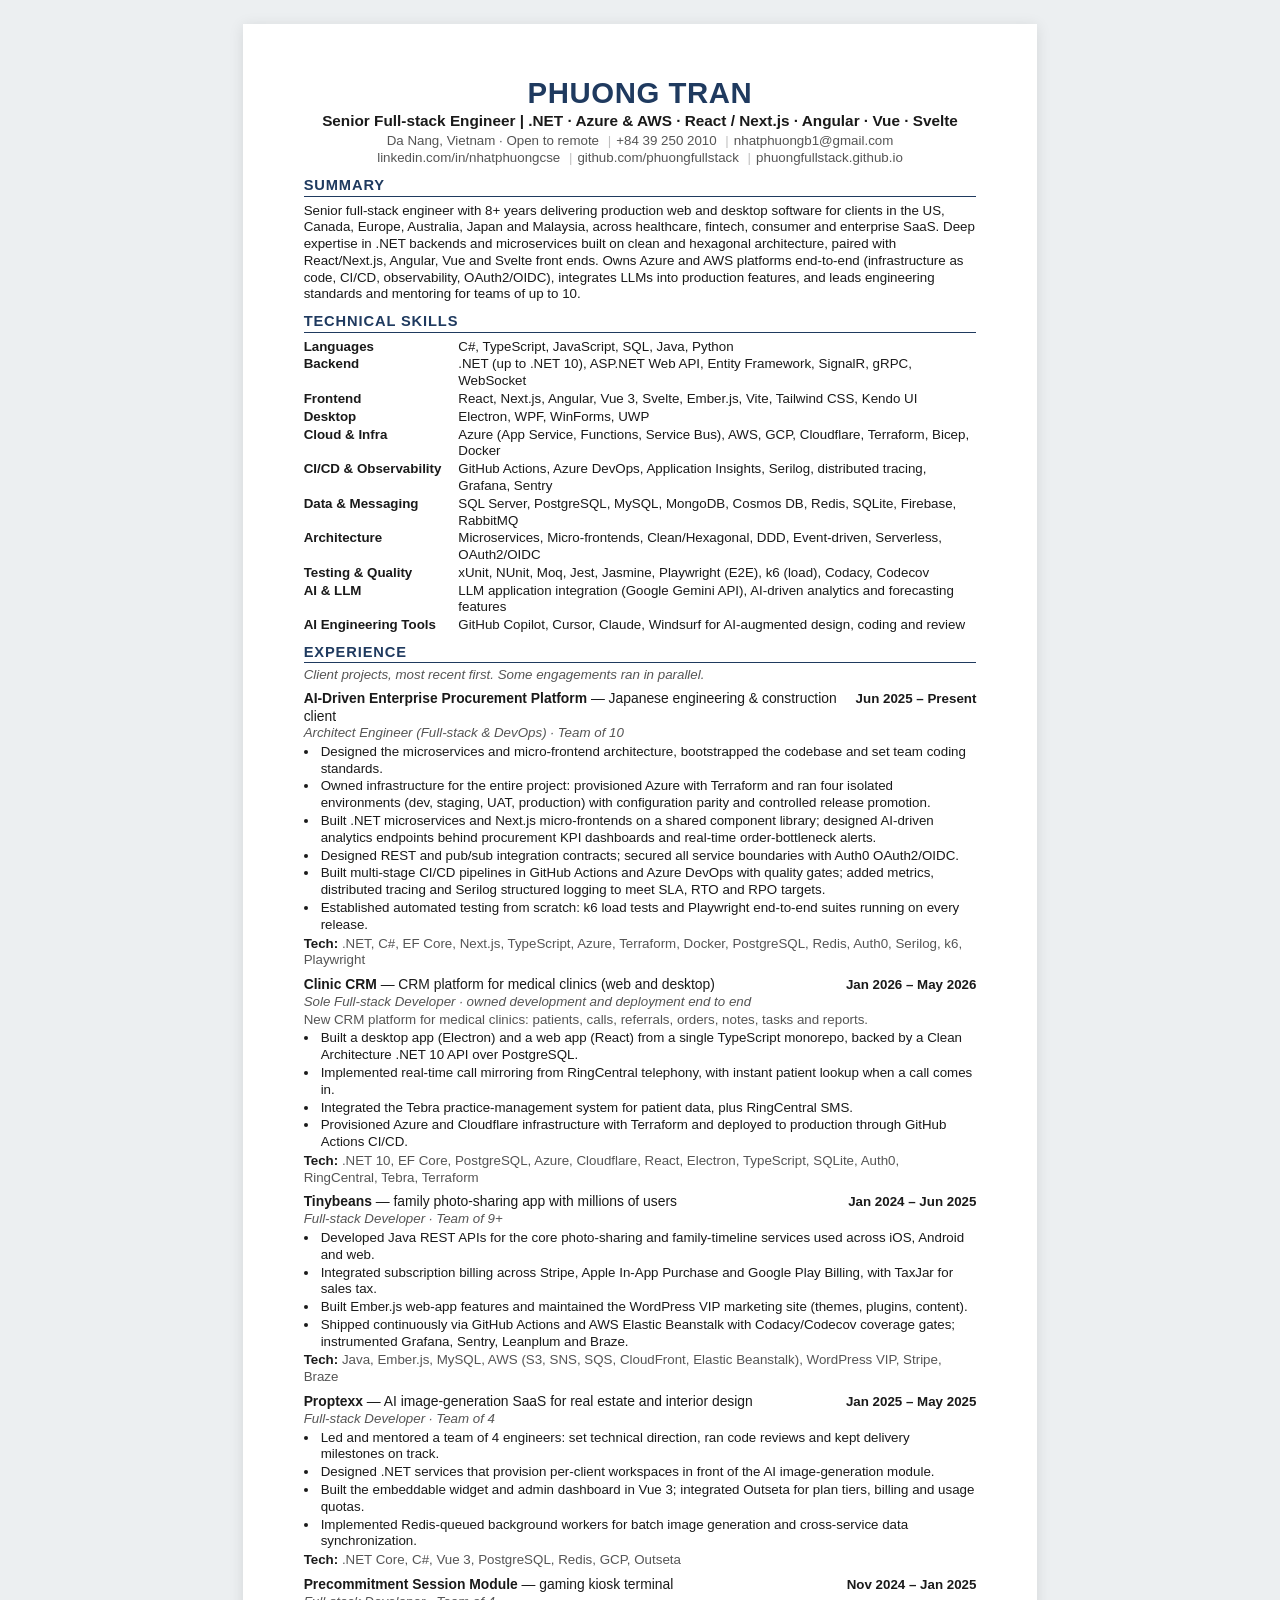
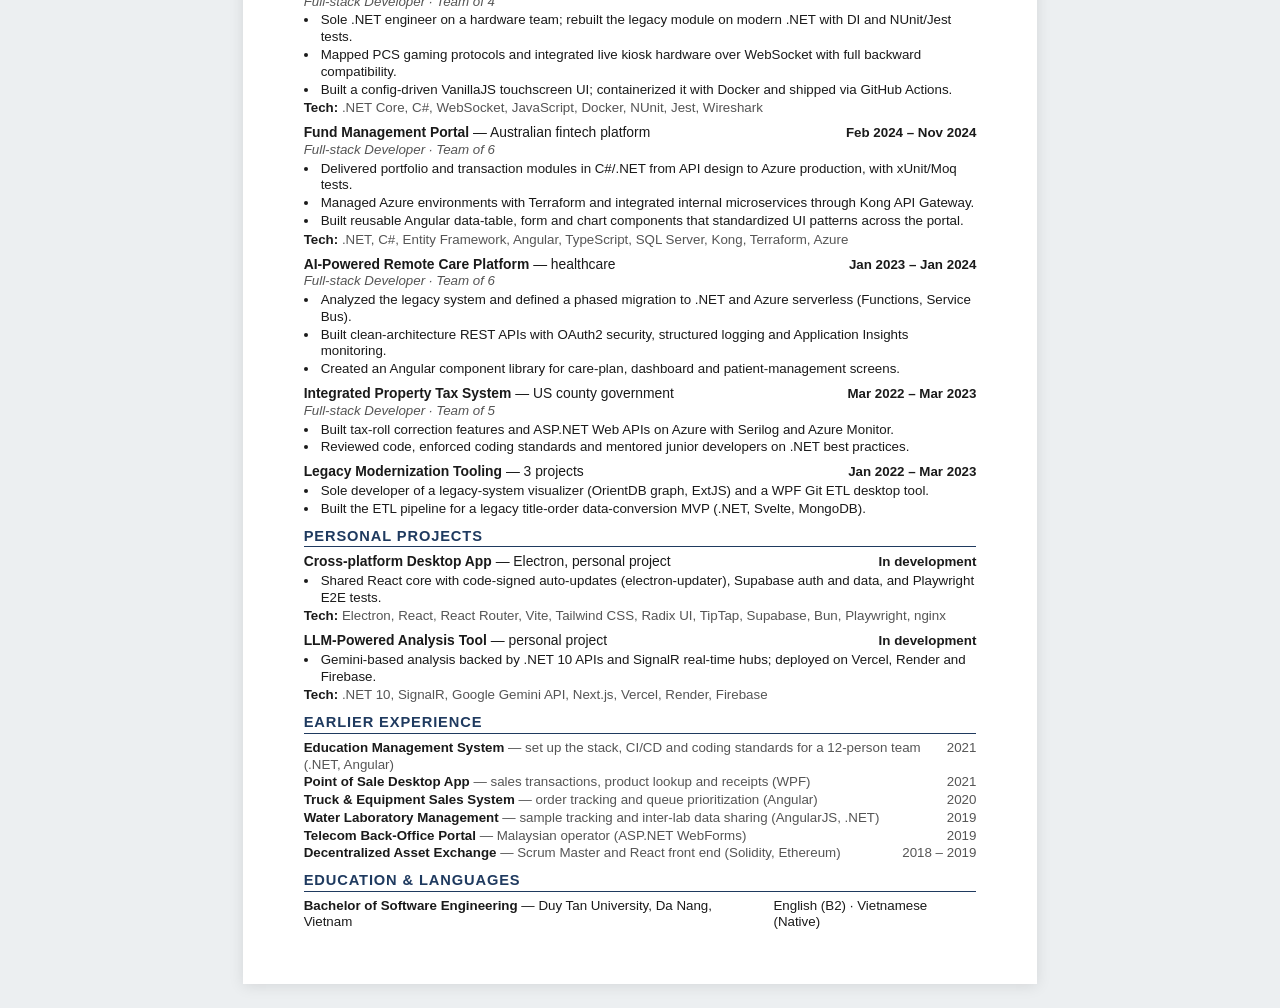
<file: cv.html>
<!DOCTYPE html>
<html lang="en">
<head>
<meta charset="UTF-8">
<meta name="viewport" content="width=device-width, initial-scale=1.0">
<title>Phuong Tran — Resume</title>
<meta name="description" content="Resume of Phuong Tran, Senior Full-stack Engineer (.NET, Azure, React/Next.js, Angular), Da Nang, Vietnam — open to remote roles.">
<style>
  :root {
    --ink: #1a1a1a;
    --muted: #555;
    --rule: #bfbfbf;
    --accent: #1f3a5f;
  }
  * { box-sizing: border-box; margin: 0; padding: 0; }
  html { background: #eceff1; }
  body {
    font-family: Calibri, Carlito, "Segoe UI", Arial, sans-serif;
    font-size: 10pt;
    line-height: 1.26;
    color: var(--ink);
  }
  a { color: inherit; text-decoration: none; }

  main {
    max-width: 210mm;
    margin: 24px auto;
    padding: 14mm 16mm;
    background: #fff;
    box-shadow: 0 2px 14px rgba(0,0,0,.1);
  }

  /* Header */
  header { text-align: center; }
  h1 { font-size: 22pt; font-weight: 700; letter-spacing: .02em; color: var(--accent); line-height: 1.1; }
  .headline { font-size: 11.5pt; font-weight: 700; margin-top: 2px; }
  .contact { margin-top: 3px; color: var(--muted); }
  .contact + .contact { margin-top: 0; }
  .contact span + span::before { content: "|"; margin: 0 5px; color: var(--rule); }

  /* Sections */
  section { margin-top: 9px; }
  h2 {
    font-size: 11pt; font-weight: 700; text-transform: uppercase; letter-spacing: .06em;
    color: var(--accent); border-bottom: 1px solid var(--accent);
    padding-bottom: 1px; margin-bottom: 6px;
    break-after: avoid;
  }
  .note { color: var(--muted); font-style: italic; margin: -2px 0 6px; }

  /* Skills */
  .skills { display: grid; grid-template-columns: 11em 1fr; gap: 1px 8px; }
  .skills dt { font-weight: 700; }

  /* Entries */
  .entry { margin-bottom: 7px; }
  .entry .row, .entry .role, .entry .context { break-after: avoid; }
  li, .tech { break-inside: avoid; }
  .row { display: flex; justify-content: space-between; align-items: baseline; gap: 12px; }
  .row h3 { font-size: 10.4pt; font-weight: 700; }
  .row h3 span { font-weight: 400; }
  .date { white-space: nowrap; font-weight: 700; }
  .role { font-style: italic; color: var(--muted); }
  .context { margin-top: 1px; color: var(--muted); }
  ul { padding-left: 15px; margin-top: 2px; }
  li { margin: 1px 0; padding-left: 2px; }
  .tech { margin-top: 2px; color: var(--muted); }
  .tech b { color: var(--ink); }
  mark { background: #fff3a3; color: inherit; padding: 0 2px; }
  code { font-family: Consolas, "Liberation Mono", monospace; font-size: .92em; }

  .compact .row { margin-bottom: 1px; }
  .compact .row div span { color: var(--muted); }
  .compact .date { font-weight: 400; color: var(--muted); }

  @page { size: A4; margin: 10mm 14mm 9mm; }
  @media print {
    html { background: #fff; }
    main { max-width: none; margin: 0; padding: 0; box-shadow: none; }
  }
  @media screen and (max-width: 760px) {
    main { margin: 0; padding: 20px 16px; box-shadow: none; }
    .row { display: block; }
    .date { display: block; font-weight: 400; color: var(--muted); }
    .skills { grid-template-columns: 1fr; }
    .skills dd { margin-bottom: 4px; }
    .contact span { display: inline-block; }
  }
</style>
</head>
<body>
<main>

<header>
  <h1>PHUONG TRAN</h1>
  <div class="headline">Senior Full-stack Engineer | .NET · Azure &amp; AWS · React / Next.js · Angular · Vue · Svelte</div>
  <div class="contact">
    <span>Da Nang, Vietnam · Open to remote</span>
    <span>+84 39 250 2010</span>
    <span><a href="mailto:nhatphuongb1@gmail.com">nhatphuongb1@gmail.com</a></span>
  </div>
  <div class="contact">
    <span><a href="https://www.linkedin.com/in/nhatphuongcse/">linkedin.com/in/nhatphuongcse</a></span>
    <span><a href="https://github.com/phuongfullstack">github.com/phuongfullstack</a></span>
    <span><a href="https://phuongfullstack.github.io">phuongfullstack.github.io</a></span>
  </div>
</header>

<section>
  <h2>Summary</h2>
  <p>
    Senior full-stack engineer with 8+ years delivering production web and desktop software for clients in the US,
    Canada, Europe, Australia, Japan and Malaysia, across healthcare, fintech, consumer and enterprise SaaS. Deep expertise in .NET
    backends and microservices built on clean and hexagonal architecture, paired with React/Next.js, Angular, Vue and Svelte front ends.
    Owns Azure and AWS platforms end-to-end (infrastructure as code, CI/CD, observability, OAuth2/OIDC), integrates LLMs into
    production features, and leads engineering standards and mentoring for teams of up to 10.
  </p>
</section>

<section>
  <h2>Technical Skills</h2>
  <dl class="skills">
    <dt>Languages</dt><dd>C#, TypeScript, JavaScript, SQL, Java, Python</dd>
    <dt>Backend</dt><dd>.NET (up to .NET 10), ASP.NET Web API, Entity Framework, SignalR, gRPC, WebSocket</dd>
    <dt>Frontend</dt><dd>React, Next.js, Angular, Vue 3, Svelte, Ember.js, Vite, Tailwind CSS, Kendo UI</dd>
    <dt>Desktop</dt><dd>Electron, WPF, WinForms, UWP</dd>
    <dt>Cloud &amp; Infra</dt><dd>Azure (App Service, Functions, Service Bus), AWS, GCP, Cloudflare, Terraform, Bicep, Docker</dd>
    <dt>CI/CD &amp; Observability</dt><dd>GitHub Actions, Azure DevOps, Application Insights, Serilog, distributed tracing, Grafana, Sentry</dd>
    <dt>Data &amp; Messaging</dt><dd>SQL Server, PostgreSQL, MySQL, MongoDB, Cosmos DB, Redis, SQLite, Firebase, RabbitMQ</dd>
    <dt>Architecture</dt><dd>Microservices, Micro-frontends, Clean/Hexagonal, DDD, Event-driven, Serverless, OAuth2/OIDC</dd>
    <dt>Testing &amp; Quality</dt><dd>xUnit, NUnit, Moq, Jest, Jasmine, Playwright (E2E), k6 (load), Codacy, Codecov</dd>
    <dt>AI &amp; LLM</dt><dd>LLM application integration (Google Gemini API), AI-driven analytics and forecasting features</dd>
    <dt>AI Engineering Tools</dt><dd>GitHub Copilot, Cursor, Claude, Windsurf for AI-augmented design, coding and review</dd>
  </dl>
</section>

<section>
  <h2>Experience</h2>
  <p class="note">Client projects, most recent first. Some engagements ran in parallel.</p>

  <div class="entry">
    <div class="row">
      <h3>AI-Driven Enterprise Procurement Platform <span>— Japanese engineering &amp; construction client</span></h3>
      <span class="date">Jun 2025 – Present</span>
    </div>
    <div class="role">Architect Engineer (Full-stack &amp; DevOps) · Team of 10</div>
    <ul>
      <li>Designed the microservices and micro-frontend architecture, bootstrapped the codebase and set team coding standards.</li>
      <li>Owned infrastructure for the entire project: provisioned Azure with Terraform and ran four isolated environments (dev, staging, UAT, production) with configuration parity and controlled release promotion.</li>
      <li>Built .NET microservices and Next.js micro-frontends on a shared component library; designed AI-driven analytics endpoints behind procurement KPI dashboards and real-time order-bottleneck alerts.</li>
      <li>Designed REST and pub/sub integration contracts; secured all service boundaries with Auth0 OAuth2/OIDC.</li>
      <li>Built multi-stage CI/CD pipelines in GitHub Actions and Azure DevOps with quality gates; added metrics, distributed tracing and Serilog structured logging to meet SLA, RTO and RPO targets.</li>
      <li>Established automated testing from scratch: k6 load tests and Playwright end-to-end suites running on every release.</li>
    </ul>
    <div class="tech"><b>Tech:</b> .NET, C#, EF Core, Next.js, TypeScript, Azure, Terraform, Docker, PostgreSQL, Redis, Auth0, Serilog, k6, Playwright</div>
  </div>

  <div class="entry">
    <div class="row">
      <h3>Clinic CRM <span>— CRM platform for medical clinics (web and desktop)</span></h3>
      <span class="date">Jan 2026 – May 2026</span>
    </div>
    <div class="role">Sole Full-stack Developer · owned development and deployment end to end</div>
    <p class="context">New CRM platform for medical clinics: patients, calls, referrals, orders, notes, tasks and reports.</p>
    <ul>
      <li>Built a desktop app (Electron) and a web app (React) from a single TypeScript monorepo, backed by a Clean Architecture .NET 10 API over PostgreSQL.</li>
      <li>Implemented real-time call mirroring from RingCentral telephony, with instant patient lookup when a call comes in.</li>
      <li>Integrated the Tebra practice-management system for patient data, plus RingCentral SMS.</li>
      <li>Provisioned Azure and Cloudflare infrastructure with Terraform and deployed to production through GitHub Actions CI/CD.</li>
    </ul>
    <div class="tech"><b>Tech:</b> .NET 10, EF Core, PostgreSQL, Azure, Cloudflare, React, Electron, TypeScript, SQLite, Auth0, RingCentral, Tebra, Terraform</div>
  </div>

  <div class="entry">
    <div class="row">
      <h3>Tinybeans <span>— family photo-sharing app with millions of users</span></h3>
      <span class="date">Jan 2024 – Jun 2025</span>
    </div>
    <div class="role">Full-stack Developer · Team of 9+</div>
    <ul>
      <li>Developed Java REST APIs for the core photo-sharing and family-timeline services used across iOS, Android and web.</li>
      <li>Integrated subscription billing across Stripe, Apple In-App Purchase and Google Play Billing, with TaxJar for sales tax.</li>
      <li>Built Ember.js web-app features and maintained the WordPress VIP marketing site (themes, plugins, content).</li>
      <li>Shipped continuously via GitHub Actions and AWS Elastic Beanstalk with Codacy/Codecov coverage gates; instrumented Grafana, Sentry, Leanplum and Braze.</li>
    </ul>
    <div class="tech"><b>Tech:</b> Java, Ember.js, MySQL, AWS (S3, SNS, SQS, CloudFront, Elastic Beanstalk), WordPress VIP, Stripe, Braze</div>
  </div>

  <div class="entry">
    <div class="row">
      <h3>Proptexx <span>— AI image-generation SaaS for real estate and interior design</span></h3>
      <span class="date">Jan 2025 – May 2025</span>
    </div>
    <div class="role">Full-stack Developer · Team of 4</div>
    <ul>
      <li>Led and mentored a team of 4 engineers: set technical direction, ran code reviews and kept delivery milestones on track.</li>
      <li>Designed .NET services that provision per-client workspaces in front of the AI image-generation module.</li>
      <li>Built the embeddable widget and admin dashboard in Vue 3; integrated Outseta for plan tiers, billing and usage quotas.</li>
      <li>Implemented Redis-queued background workers for batch image generation and cross-service data synchronization.</li>
    </ul>
    <div class="tech"><b>Tech:</b> .NET Core, C#, Vue 3, PostgreSQL, Redis, GCP, Outseta</div>
  </div>

  <div class="entry">
    <div class="row">
      <h3>Precommitment Session Module <span>— gaming kiosk terminal</span></h3>
      <span class="date">Nov 2024 – Jan 2025</span>
    </div>
    <div class="role">Full-stack Developer · Team of 4</div>
    <ul>
      <li>Sole .NET engineer on a hardware team; rebuilt the legacy module on modern .NET with DI and NUnit/Jest tests.</li>
      <li>Mapped PCS gaming protocols and integrated live kiosk hardware over WebSocket with full backward compatibility.</li>
      <li>Built a config-driven VanillaJS touchscreen UI; containerized it with Docker and shipped via GitHub Actions.</li>
    </ul>
    <div class="tech"><b>Tech:</b> .NET Core, C#, WebSocket, JavaScript, Docker, NUnit, Jest, Wireshark</div>
  </div>

  <div class="entry">
    <div class="row">
      <h3>Fund Management Portal <span>— Australian fintech platform</span></h3>
      <span class="date">Feb 2024 – Nov 2024</span>
    </div>
    <div class="role">Full-stack Developer · Team of 6</div>
    <ul>
      <li>Delivered portfolio and transaction modules in C#/.NET from API design to Azure production, with xUnit/Moq tests.</li>
      <li>Managed Azure environments with Terraform and integrated internal microservices through Kong API Gateway.</li>
      <li>Built reusable Angular data-table, form and chart components that standardized UI patterns across the portal.</li>
    </ul>
    <div class="tech"><b>Tech:</b> .NET, C#, Entity Framework, Angular, TypeScript, SQL Server, Kong, Terraform, Azure</div>
  </div>

  <div class="entry">
    <div class="row">
      <h3>AI-Powered Remote Care Platform <span>— healthcare</span></h3>
      <span class="date">Jan 2023 – Jan 2024</span>
    </div>
    <div class="role">Full-stack Developer · Team of 6</div>
    <ul>
      <li>Analyzed the legacy system and defined a phased migration to .NET and Azure serverless (Functions, Service Bus).</li>
      <li>Built clean-architecture REST APIs with OAuth2 security, structured logging and Application Insights monitoring.</li>
      <li>Created an Angular component library for care-plan, dashboard and patient-management screens.</li>
    </ul>
  </div>

  <div class="entry">
    <div class="row">
      <h3>Integrated Property Tax System <span>— US county government</span></h3>
      <span class="date">Mar 2022 – Mar 2023</span>
    </div>
    <div class="role">Full-stack Developer · Team of 5</div>
    <ul>
      <li>Built tax-roll correction features and ASP.NET Web APIs on Azure with Serilog and Azure Monitor.</li>
      <li>Reviewed code, enforced coding standards and mentored junior developers on .NET best practices.</li>
    </ul>
  </div>

  <div class="entry">
    <div class="row">
      <h3>Legacy Modernization Tooling <span>— 3 projects</span></h3>
      <span class="date">Jan 2022 – Mar 2023</span>
    </div>
    <ul>
      <li>Sole developer of a legacy-system visualizer (OrientDB graph, ExtJS) and a WPF Git ETL desktop tool.</li>
      <li>Built the ETL pipeline for a legacy title-order data-conversion MVP (.NET, Svelte, MongoDB).</li>
    </ul>
  </div>
</section>

<section>
  <h2>Personal Projects</h2>

  <div class="entry">
    <div class="row">
      <h3>Cross-platform Desktop App <span>— Electron, personal project</span></h3>
      <span class="date">In development</span>
    </div>
    <ul>
      <li>Shared React core with code-signed auto-updates (electron-updater), Supabase auth and data, and Playwright E2E tests.</li>
    </ul>
    <div class="tech"><b>Tech:</b> Electron, React, React Router, Vite, Tailwind CSS, Radix UI, TipTap, Supabase, Bun, Playwright, nginx</div>
  </div>

  <div class="entry">
    <div class="row">
      <h3>LLM-Powered Analysis Tool <span>— personal project</span></h3>
      <span class="date">In development</span>
    </div>
    <ul>
      <li>Gemini-based analysis backed by .NET 10 APIs and SignalR real-time hubs; deployed on Vercel, Render and Firebase.</li>
    </ul>
    <div class="tech"><b>Tech:</b> .NET 10, SignalR, Google Gemini API, Next.js, Vercel, Render, Firebase</div>
  </div>
</section>

<section class="compact">
  <h2>Earlier Experience</h2>
  <div class="row"><div><b>Education Management System</b> <span>— set up the stack, CI/CD and coding standards for a 12-person team (.NET, Angular)</span></div><span class="date">2021</span></div>
  <div class="row"><div><b>Point of Sale Desktop App</b> <span>— sales transactions, product lookup and receipts (WPF)</span></div><span class="date">2021</span></div>
  <div class="row"><div><b>Truck &amp; Equipment Sales System</b> <span>— order tracking and queue prioritization (Angular)</span></div><span class="date">2020</span></div>
  <div class="row"><div><b>Water Laboratory Management</b> <span>— sample tracking and inter-lab data sharing (AngularJS, .NET)</span></div><span class="date">2019</span></div>
  <div class="row"><div><b>Telecom Back-Office Portal</b> <span>— Malaysian operator (ASP.NET WebForms)</span></div><span class="date">2019</span></div>
  <div class="row"><div><b>Decentralized Asset Exchange</b> <span>— Scrum Master and React front end (Solidity, Ethereum)</span></div><span class="date">2018 – 2019</span></div>
</section>

<section>
  <h2>Education &amp; Languages</h2>
  <div class="row"><div><b>Bachelor of Software Engineering</b> — Duy Tan University, Da Nang, Vietnam</div><div>English (B2) · Vietnamese (Native)</div></div>
</section>

</main>
</body>
</html>
</file>
<file: style.css>
/*===============================================================
  Phuong Tran — portfolio
  Single stylesheet. Dark by default, light via [data-theme="light"].
================================================================*/

/*=============== TOKENS ===============*/
:root {
  --font-sans: 'Inter', system-ui, -apple-system, 'Segoe UI', sans-serif;
  --font-mono: 'JetBrains Mono', ui-monospace, 'SF Mono', Menlo, monospace;

  --step--1: clamp(.78rem, .76rem + .12vw, .85rem);
  --step-0:  clamp(.94rem, .9rem + .2vw, 1.02rem);
  --step-1:  clamp(1.1rem, 1.02rem + .38vw, 1.32rem);
  --step-2:  clamp(1.4rem, 1.2rem + .9vw, 2rem);
  --step-3:  clamp(1.9rem, 1.5rem + 1.9vw, 3rem);
  --step-4:  clamp(2.6rem, 1.9rem + 3.4vw, 4.75rem);

  --container: 1140px;
  --radius: 16px;
  --radius-sm: 10px;
  --header-h: 68px;

  --brand: #6366f1;
  --brand-2: #22d3ee;

  --bg: #0a0e17;
  --bg-alt: #0d1220;
  --surface: #121a2b;
  --surface-2: #17203380;
  --border: rgba(255, 255, 255, .09);
  --border-strong: rgba(255, 255, 255, .17);
  --text: #e8eefb;
  --text-dim: #9aa8c2;
  --text-faint: #7d8da8;
  --accent: #818cf8;
  --accent-soft: rgba(99, 102, 241, .16);
  --shadow: 0 18px 50px -24px rgba(0, 0, 0, .85);
  --code-bg: #070b14;

  /* Charts: one hue for one series. Validated >= 3:1 on --surface. */
  --series: #818cf8;
  --series-soft: rgba(129, 140, 248, .16);
  --grid: rgba(255, 255, 255, .07);
}

[data-theme="light"] {
  --bg: #f6f8fc;
  --bg-alt: #eef2f9;
  --surface: #ffffff;
  --surface-2: #f2f5fb;
  --border: rgba(15, 23, 42, .1);
  --border-strong: rgba(15, 23, 42, .2);
  --text: #0f172a;
  --text-dim: #4d5c75;
  --text-faint: #5f6e87;
  --accent: #4f46e5;
  --accent-soft: rgba(99, 102, 241, .1);
  --shadow: 0 16px 40px -26px rgba(15, 23, 42, .5);
  --code-bg: #0d1220;

  --series: #4f46e5;
  --series-soft: rgba(79, 70, 229, .12);
  --grid: rgba(15, 23, 42, .08);
}

/*=============== BASE ===============*/
*, *::before, *::after { box-sizing: border-box; }

html {
  scroll-behavior: smooth;
  scroll-padding-top: calc(var(--header-h) + 16px);
  -webkit-text-size-adjust: 100%;
}

body {
  margin: 0;
  font-family: var(--font-sans);
  font-size: var(--step-0);
  line-height: 1.7;
  color: var(--text);
  background: var(--bg);
  -webkit-font-smoothing: antialiased;
  transition: background-color .3s, color .3s;
}

h1, h2, h3 { margin: 0; line-height: 1.15; letter-spacing: -.02em; font-weight: 700; }
p { margin: 0 0 1rem; }
ul, ol { margin: 0; padding: 0; list-style: none; }
img { max-width: 100%; display: block; }
a { color: inherit; text-decoration: none; }
strong { color: var(--text); font-weight: 600; }

.sprite { display: none; }

.icon {
  width: 1.15em;
  height: 1.15em;
  flex: none;
  display: inline-block;
  vertical-align: -.15em;
}

.container {
  width: min(100% - 2.5rem, var(--container));
  margin-inline: auto;
}

.section { padding-block: clamp(4rem, 8vw, 7rem); }
.section--alt { background: var(--bg-alt); }

.section__eyebrow {
  font-family: var(--font-mono);
  font-size: var(--step--1);
  letter-spacing: .12em;
  text-transform: uppercase;
  color: var(--accent);
  margin-bottom: .6rem;
}

.section__title {
  font-size: var(--step-3);
  margin-bottom: .8rem;
}

.section__lead {
  color: var(--text-dim);
  max-width: 62ch;
  margin-bottom: 2.6rem;
}

.section__title + .section__lead { margin-top: -.2rem; }
.section__title:last-child { margin-bottom: 2.6rem; }

::selection { background: var(--accent-soft); color: var(--text); }

:focus-visible {
  outline: 2px solid var(--accent);
  outline-offset: 3px;
  border-radius: 6px;
}

/*=============== BUTTONS ===============*/
.btn {
  display: inline-flex;
  align-items: center;
  gap: .55rem;
  padding: .78rem 1.4rem;
  border-radius: 999px;
  font-weight: 600;
  font-size: var(--step-0);
  border: 1px solid transparent;
  cursor: pointer;
  transition: transform .18s, background-color .18s, border-color .18s, box-shadow .18s;
}

.btn--primary {
  background: linear-gradient(135deg, var(--brand), #8b5cf6);
  color: #fff;
  box-shadow: 0 10px 28px -12px rgba(99, 102, 241, .8);
}
.btn--primary:hover { transform: translateY(-2px); }

.btn--ghost {
  border-color: var(--border-strong);
  color: var(--text);
  background: transparent;
}
.btn--ghost:hover { border-color: var(--accent); color: var(--accent); }

.btn--sm { padding: .45rem .9rem; font-size: var(--step--1); }

.icon-btn {
  width: 40px;
  height: 40px;
  display: grid;
  place-items: center;
  border-radius: 12px;
  border: 1px solid var(--border);
  background: var(--surface-2);
  color: var(--text);
  cursor: pointer;
  font-size: 1rem;
  transition: border-color .2s, color .2s;
}
.icon-btn:hover { border-color: var(--accent); color: var(--accent); }

.icon-btn .icon--moon { display: none; }
[data-theme="light"] .icon-btn .icon--moon { display: block; }
[data-theme="light"] .icon-btn .icon--sun { display: none; }

/*=============== HEADER / NAV ===============*/
.header {
  position: fixed;
  inset: 0 0 auto 0;
  z-index: 100;
  height: var(--header-h);
  display: flex;
  align-items: center;
  transition: background-color .3s, border-color .3s;
  border-bottom: 1px solid transparent;
}

.header.is-scrolled {
  background: color-mix(in srgb, var(--bg) 93%, transparent);
  backdrop-filter: blur(16px) saturate(140%);
  border-bottom-color: var(--border);
}

.nav {
  display: flex;
  align-items: center;
  justify-content: space-between;
  gap: 1rem;
}

.nav__logo { display: inline-flex; align-items: center; gap: .6rem; font-weight: 700; }

.nav__logo-mark {
  width: 32px;
  height: 32px;
  display: grid;
  place-items: center;
  border-radius: 9px;
  font-family: var(--font-mono);
  font-size: .8rem;
  color: #fff;
  background: linear-gradient(135deg, var(--brand), var(--brand-2));
}

.nav__list { display: flex; gap: .35rem; }

.nav__link {
  display: block;
  padding: .45rem .8rem;
  border-radius: 999px;
  font-size: var(--step--1);
  font-weight: 500;
  color: var(--text-dim);
  transition: color .2s, background-color .2s;
}
.nav__link:hover { color: var(--text); }
.nav__link.is-active { color: var(--accent); background: var(--accent-soft); }

.nav__actions { display: flex; align-items: center; gap: .55rem; }
.nav__toggle, .nav__close { display: none; }

@media (max-width: 860px) {
  .nav__logo-text { display: none; }
  .nav__toggle { display: grid; }
  .nav__close { display: grid; position: absolute; top: 1rem; right: 1.25rem; }

  .nav__menu {
    position: fixed;
    inset: 0 0 0 auto;
    width: min(320px, 82vw);
    padding: 5rem 1.5rem 2rem;
    background: var(--surface);
    border-left: 1px solid var(--border);
    transform: translateX(100%);
    transition: transform .3s cubic-bezier(.4, 0, .2, 1);
    box-shadow: var(--shadow);
  }
  .nav__menu.is-open { transform: none; }

  .nav__menu::before {
    content: "";
    position: fixed;
    inset: 0;
    background: rgba(2, 6, 16, .55);
    opacity: 0;
    visibility: hidden;
    transition: opacity .3s, visibility .3s;
    z-index: -1;
  }
  .nav__menu.is-open::before { opacity: 1; visibility: visible; }
  .nav__list { flex-direction: column; gap: .25rem; }
  .nav__link { padding: .8rem 1rem; font-size: var(--step-0); }
}

@media (max-width: 480px) { .nav__cv { display: none; } }

body.is-locked { overflow: hidden; }

/*=============== HERO ===============*/
.hero {
  position: relative;
  padding-top: calc(var(--header-h) + clamp(2.5rem, 7vw, 5rem));
  overflow: hidden;
}



.hero__grid {
  position: relative;
  display: grid;
  gap: clamp(2.5rem, 5vw, 4rem);
  grid-template-columns: 1fr;
  align-items: center;
}

@media (min-width: 960px) {
  .hero__grid { grid-template-columns: 1.05fr .95fr; }
}

/* A grid item will not shrink below its content's min-content width unless
   told to. The code card's longest line is ~447px, which was inflating the
   whole track — and with it the title and lead — past a phone viewport. */
.hero__content,
.hero__card { min-width: 0; }

.hero__status {
  display: inline-flex;
  align-items: center;
  gap: .55rem;
  padding: .35rem .85rem;
  border-radius: 999px;
  border: 1px solid var(--border);
  background: var(--surface-2);
  font-size: var(--step--1);
  color: var(--text-dim);
  margin-bottom: 1.5rem;
}

.dot {
  width: 7px;
  height: 7px;
  border-radius: 50%;
  background: #34d399;
  box-shadow: 0 0 0 3px rgba(52, 211, 153, .18);
}

.hero__title {
  font-size: var(--step-4);
  letter-spacing: -.035em;
  margin-bottom: .35rem;
}

.hero__role {
  font-size: var(--step-1);
  font-weight: 600;
  color: var(--text-dim);
  margin-bottom: 1.4rem;
}
.hero__role .sep { color: var(--text-faint); margin-inline: .25rem; }

.grad {
  background: linear-gradient(100deg, var(--brand), var(--brand-2));
  -webkit-background-clip: text;
  background-clip: text;
  color: transparent;
}

.hero__lead {
  color: var(--text-dim);
  max-width: 56ch;
  margin-bottom: 2rem;
}

.hero__actions { display: flex; flex-wrap: wrap; gap: .8rem; margin-bottom: 2rem; }

.hero__links { display: flex; gap: .5rem; }
.hero__links a {
  width: 42px;
  height: 42px;
  display: grid;
  place-items: center;
  font-size: 1.05rem;
  border-radius: 12px;
  border: 1px solid var(--border);
  color: var(--text-dim);
  transition: color .2s, border-color .2s, transform .2s;
}
.hero__links a:hover { color: var(--accent); border-color: var(--accent); transform: translateY(-2px); }

/*=============== CODE CARD ===============*/
.codecard {
  border-radius: var(--radius);
  border: 1px solid var(--border);
  background: var(--code-bg);
  box-shadow: var(--shadow);
  overflow: hidden;
}

.codecard__bar {
  display: flex;
  align-items: center;
  gap: .8rem;
  padding: .7rem 1rem;
  border-bottom: 1px solid rgba(255, 255, 255, .07);
  background: rgba(255, 255, 255, .03);
}

.codecard__dots { display: flex; gap: .4rem; }
.codecard__dots i { width: 10px; height: 10px; border-radius: 50%; background: #2c3a52; }
.codecard__dots i:first-child { background: #ff5f57; }
.codecard__dots i:nth-child(2) { background: #febc2e; }
.codecard__dots i:last-child { background: #28c840; }

.codecard__file {
  font-family: var(--font-mono);
  font-size: var(--step--1);
  color: #7c8aa5;
}

.codecard__body {
  margin: 0;
  padding: 1.15rem 1.25rem 1.4rem;
  overflow-x: auto;
  overscroll-behavior-x: contain;
  font-family: var(--font-mono);
  font-size: clamp(.75rem, .7rem + .3vw, .84rem);
  line-height: 1.75;
  color: #c6d3ea;
  tab-size: 2;
}

.c-k { color: #7dd3fc; }
.c-t { color: #fbbf24; }
.c-s { color: #86efac; }
.c-n { color: #f0abfc; }
.c-c { color: #64748b; font-style: italic; }

/* Wrapping unconditionally rather than at a breakpoint: at full width every
   line already fits, so nothing wraps, and there is no window where the card
   is narrow but the rule has not kicked in yet (960-1100px was one). */
.codecard__body {
  white-space: pre-wrap;
  word-break: break-word;
  overflow-x: visible;
}

@media (max-width: 640px) {
  .codecard__body { padding: .95rem .9rem 1.1rem; }
}

/*=============== STATS ===============*/
.stats {
  margin: 1.25rem 0 0;
  display: grid;
  grid-template-columns: repeat(4, 1fr);
  gap: .6rem;
}

.stats__item {
  padding: .9rem .6rem;
  text-align: center;
  border-radius: var(--radius-sm);
  border: 1px solid var(--border);
  background: var(--surface-2);
}

.stats__item dt {
  font-size: var(--step-2);
  font-weight: 800;
  letter-spacing: -.03em;
  background: linear-gradient(120deg, var(--brand), var(--brand-2));
  -webkit-background-clip: text;
  background-clip: text;
  color: transparent;
}

.stats__item dd {
  margin: .1rem 0 0;
  font-size: var(--step--1);
  line-height: 1.35;
  color: var(--text-faint);
}

@media (max-width: 420px) {
  .stats { grid-template-columns: repeat(2, 1fr); }
}

/*=============== CARDS ===============*/
.card {
  position: relative;
  padding: 1.5rem;
  border-radius: var(--radius);
  border: 1px solid var(--border);
  background: var(--surface);
  transition: border-color .25s, transform .25s, box-shadow .25s;
}

.card:hover {
  border-color: var(--border-strong);
  transform: translateY(-3px);
  box-shadow: var(--shadow);
}

.card__icon {
  width: 42px;
  height: 42px;
  display: grid;
  place-items: center;
  border-radius: 12px;
  font-size: 1.15rem;
  color: var(--accent);
  background: var(--accent-soft);
  margin-bottom: 1rem;
}

.card h3 { font-size: var(--step-1); margin-bottom: .85rem; }

/* Skill cards: the evidence line and the capability blurb under each title. */
.stack__meta {
  margin: -.55rem 0 .8rem;
  font-family: var(--font-mono);
  font-size: var(--step--1);
  color: var(--accent);
}

.stack__blurb {
  margin: 0 0 1.2rem;
  font-size: var(--step--1);
  line-height: 1.65;
  color: var(--text-dim);
}

/* Grid rows stretch every card to the tallest one — pin the tag list to the
   bottom so short cards don't end in a block of empty space. */
.stack__card { display: flex; flex-direction: column; }
.stack__card > .tags { margin-top: auto; }

/*=============== TAGS ===============*/
.tags { display: flex; flex-wrap: wrap; gap: .4rem; }

.tag {
  padding: .26rem .65rem;
  border-radius: 7px;
  font-family: var(--font-mono);
  font-size: var(--step--1);
  color: var(--text-dim);
  background: var(--surface-2);
  border: 1px solid var(--border);
}

.tag--core {
  color: var(--accent);
  border-color: color-mix(in srgb, var(--accent) 35%, transparent);
  background: var(--accent-soft);
}

.tags--sm .tag { font-size: .75rem; padding: .2rem .55rem; }

/*=============== ABOUT ===============*/
.about__grid {
  display: grid;
  gap: clamp(2rem, 4vw, 3.5rem);
  grid-template-columns: 1fr;
  align-items: start;
}

@media (min-width: 900px) {
  .about__grid { grid-template-columns: 340px 1fr; }
}

.about__media { position: relative; }

.about__img {
  width: 100%;
  aspect-ratio: 1;
  object-fit: cover;
  border-radius: var(--radius);
  border: 1px solid var(--border);
  filter: saturate(1.02);
}

.about__badge {
  display: flex;
  align-items: center;
  gap: .5rem;
  margin-top: .9rem;
  padding: .65rem .85rem;
  border-radius: var(--radius-sm);
  border: 1px solid var(--border);
  background: var(--surface);
  font-size: var(--step--1);
  color: var(--text-dim);
}
.about__badge .icon { color: var(--accent); }

.about__body p { color: var(--text-dim); }

.about__points { margin-top: 1.8rem; display: grid; gap: .7rem; }

.about__points li {
  display: grid;
  grid-template-columns: 130px 1fr;
  gap: .8rem;
  padding-top: .7rem;
  border-top: 1px solid var(--border);
  font-size: var(--step--1);
  color: var(--text-dim);
}

.about__points-k {
  font-family: var(--font-mono);
  font-size: var(--step--1);
  color: var(--accent);
}

@media (max-width: 560px) {
  .about__points li { grid-template-columns: 1fr; gap: .15rem; }
}

/*=============== STACK ===============*/
.stack__grid {
  display: grid;
  gap: 1.1rem;
  grid-template-columns: repeat(auto-fit, minmax(min(310px, 100%), 1fr));
}

/*=============== TIMELINE ===============*/
.timeline { display: grid; gap: 0; }

.timeline__item {
  display: grid;
  grid-template-columns: 150px 1fr;
  gap: clamp(1rem, 3vw, 2.5rem);
  padding: 2rem 0;
  border-top: 1px solid var(--border);
  position: relative;
}
.timeline__item:first-child { border-top: none; padding-top: 0; }

.timeline__when {
  font-family: var(--font-mono);
  font-size: var(--step--1);
  color: var(--accent);
  padding-top: .3rem;
}

.timeline__role { font-size: var(--step-1); margin-bottom: .7rem; }

.timeline__at {
  display: block;
  font-size: var(--step--1);
  font-weight: 500;
  font-family: var(--font-mono);
  color: var(--text-faint);
  margin-top: .3rem;
}

.timeline__desc { color: var(--text-dim); margin-bottom: 1rem; max-width: 70ch; }

.timeline__item--muted { opacity: .72; }

@media (max-width: 760px) {
  .timeline__item { grid-template-columns: 1fr; gap: .6rem; }
  .timeline__when { padding-top: 0; }
}

/*=============== WORK / DOMAINS ===============*/
.domains__grid {
  display: grid;
  gap: 1.1rem;
  grid-template-columns: repeat(auto-fit, minmax(min(280px, 100%), 1fr));
}

.domain { display: flex; flex-direction: column; }

.domain__title { font-size: var(--step-1); margin-bottom: .3rem; }

/* Current engagement: marked so it reads as ongoing, not just first. */
.domain--current { border-color: color-mix(in srgb, var(--accent) 40%, transparent); }
.domain--current .domain__when::after {
  content: "";
  display: inline-block;
  width: 6px;
  height: 6px;
  margin-left: .5rem;
  border-radius: 50%;
  background: #34d399;
  box-shadow: 0 0 0 3px rgba(52, 211, 153, .18);
}

.domain__when {
  display: block;
  font-family: var(--font-mono);
  font-size: var(--step--1);
  color: var(--accent);
  margin-bottom: .8rem;
}

.domain__what {
  color: var(--text-dim);
  font-size: var(--step--1);
  line-height: 1.65;
  margin-bottom: 1.2rem;
}

.domain > .tags { margin-top: auto; }

.domains__note {
  margin: 2rem 0 0;
  padding-top: 1.4rem;
  border-top: 1px solid var(--border);
  color: var(--text-dim);
  font-size: var(--step--1);
}

/*=============== CONTACT ===============*/
.contact__grid {
  display: grid;
  gap: 1rem;
  grid-template-columns: repeat(auto-fit, minmax(min(252px, 100%), 1fr));
  margin-bottom: 2.5rem;
}

.contact__card { display: block; }
.contact__card .card__icon { margin-bottom: .9rem; }
.contact__k {
  display: block;
  font-family: var(--font-mono);
  font-size: .75rem;
  text-transform: uppercase;
  letter-spacing: .1em;
  color: var(--text-faint);
  margin-bottom: .2rem;
}
.contact__v {
  display: block;
  font-weight: 600;
  font-size: .95rem;
  letter-spacing: -.01em;
  overflow-wrap: break-word;
}

.copy {
  position: absolute;
  top: 1.2rem;
  right: 1.2rem;
  width: 32px;
  height: 32px;
  display: grid;
  place-items: center;
  border-radius: 9px;
  border: 1px solid var(--border);
  background: var(--surface-2);
  color: var(--text-dim);
  cursor: pointer;
  transition: color .2s, border-color .2s;
}
.copy:hover { color: var(--accent); border-color: var(--accent); }
.copy__done { display: none; }
.copy.is-done { color: #34d399; border-color: #34d399; }
.copy.is-done .copy__idle { display: none; }
.copy.is-done .copy__done { display: block; }

.cta {
  display: flex;
  flex-wrap: wrap;
  align-items: center;
  justify-content: space-between;
  gap: 1.5rem;
  padding: clamp(1.5rem, 4vw, 2.5rem);
  border-radius: var(--radius);
  border: 1px solid var(--border);
  background:
    linear-gradient(135deg, var(--accent-soft), transparent 60%),
    var(--surface);
}

.cta__title { font-size: var(--step-1); margin-bottom: .3rem; }
.cta__text { color: var(--text-dim); margin: 0; }

/*=============== FOOTER ===============*/
.footer {
  border-top: 1px solid var(--border);
  background: var(--bg-alt);
  padding-block: 2rem;
}

.footer__inner {
  display: flex;
  flex-wrap: wrap;
  align-items: center;
  justify-content: space-between;
  gap: .5rem;
}

.footer p { margin: 0; font-size: var(--step--1); color: var(--text-faint); }

/*=============== SCROLL UP ===============*/
.scrollup {
  position: fixed;
  right: 1.25rem;
  bottom: 1.25rem;
  z-index: 90;
  width: 42px;
  height: 42px;
  display: grid;
  place-items: center;
  border-radius: 12px;
  border: 1px solid var(--border);
  background: var(--surface);
  color: var(--text-dim);
  opacity: 0;
  visibility: hidden;
  transform: translateY(10px);
  transition: opacity .25s, transform .25s, visibility .25s, color .2s;
}
.scrollup.is-visible { opacity: 1; visibility: visible; transform: none; }
.scrollup:hover { color: var(--accent); }

/*=============== REVEAL ===============*/
.reveal {
  opacity: 0;
  transform: translateY(18px);
  transition: opacity .6s ease, transform .6s cubic-bezier(.2, .7, .3, 1);
}
.reveal.is-in { opacity: 1; transform: none; }

@media (prefers-reduced-motion: reduce) {
  html { scroll-behavior: auto; }
  *, *::before, *::after {
    animation-duration: .01ms !important;
    transition-duration: .01ms !important;
  }
  .reveal { opacity: 1; transform: none; }
}

/*=============== PRINT ===============*/
@media print {
  .header, .scrollup, .hero__actions, .hero__links, .copy { display: none !important; }
  body { background: #fff; color: #000; }
  .card, .cta { break-inside: avoid; border-color: #ccc; }
}

/*===============================================================
  MOTION & DATA LAYER
  Everything below is additive to the base sheet above. All of it
  is disabled by the reduced-motion block at the end of the file.
================================================================*/

/*=============== SCROLL PROGRESS ===============*/
.progress {
  position: fixed;
  inset: 0 0 auto 0;
  z-index: 110;
  height: 2px;
  pointer-events: none;
}

.progress i {
  display: block;
  height: 100%;
  width: 100%;
  transform: scaleX(var(--p, 0));
  transform-origin: 0 50%;
  background: linear-gradient(90deg, var(--brand), var(--brand-2));
}

/*=============== HERO BACKDROP ===============*/
.hero__bg {
  position: absolute;
  inset: 0;
  overflow: hidden;
  pointer-events: none;
  -webkit-mask-image: radial-gradient(120% 90% at 50% 15%, #000 40%, transparent 100%);
  mask-image: radial-gradient(120% 90% at 50% 15%, #000 40%, transparent 100%);
}

/* A faint engineering grid — it reads as graph paper, not decoration. */
.hero__grid-lines {
  position: absolute;
  inset: -2px;
  background-image:
    linear-gradient(var(--grid) 1px, transparent 1px),
    linear-gradient(90deg, var(--grid) 1px, transparent 1px);
  background-size: 64px 64px;
  animation: grid-drift 24s linear infinite;
}

@keyframes grid-drift {
  to { background-position: 64px 64px, 64px 64px; }
}

.hero__orb {
  position: absolute;
  border-radius: 50%;
  filter: blur(70px);
  opacity: .72;
}

.hero__orb--1 {
  width: 46vw;
  height: 46vw;
  max-width: 620px;
  max-height: 620px;
  top: -14%;
  left: 8%;
  background: radial-gradient(circle, rgba(99, 102, 241, .55), transparent 68%);
  animation: float-a 17s ease-in-out infinite;
}

.hero__orb--2 {
  width: 38vw;
  height: 38vw;
  max-width: 520px;
  max-height: 520px;
  top: 6%;
  right: 4%;
  background: radial-gradient(circle, rgba(34, 211, 238, .4), transparent 68%);
  animation: float-b 21s ease-in-out infinite;
}

[data-theme="light"] .hero__orb { opacity: .42; }

@keyframes float-a {
  50% { transform: translate3d(6%, 8%, 0) scale(1.12); }
}
@keyframes float-b {
  50% { transform: translate3d(-8%, 6%, 0) scale(1.08); }
}

/*=============== ROTATING ROLE ===============*/
.rotator {
  display: inline-block;
  min-width: 11ch;
}

.rotator.is-out {
  opacity: 0;
  transform: translateY(-8px);
}

.rotator {
  transition: opacity .28s ease, transform .28s ease;
}

/*=============== CODE CARD TILT ===============*/
.codecard {
  transform: perspective(1100px) rotateX(var(--rx, 0deg)) rotateY(var(--ry, 0deg));
  transition: transform .5s cubic-bezier(.2, .7, .3, 1);
  will-change: transform;
}

.codecard.is-tilting { transition: transform .12s linear; }

/*=============== COUNTERS ===============*/
.stats__item dt,
.tile__value { font-variant-numeric: proportional-nums; }

/*=============== MARQUEE ===============*/
.marquee {
  overflow: hidden;
  border-block: 1px solid var(--border);
  background: var(--bg-alt);
  padding-block: .85rem;
  -webkit-mask-image: linear-gradient(90deg, transparent, #000 12%, #000 88%, transparent);
  mask-image: linear-gradient(90deg, transparent, #000 12%, #000 88%, transparent);
}

.marquee__track {
  display: flex;
  gap: 2.5rem;
  width: max-content;
  animation: marquee 42s linear infinite;
}

.marquee__track span {
  font-family: var(--font-mono);
  font-size: var(--step--1);
  color: var(--text-faint);
  white-space: nowrap;
}

.marquee:hover .marquee__track { animation-play-state: paused; }

@keyframes marquee {
  to { transform: translateX(-50%); }
}

/*=============== CURSOR SPOTLIGHT ON CARDS ===============*/
.card { overflow: hidden; }

.card::before {
  content: "";
  position: absolute;
  inset: 0;
  pointer-events: none;
  opacity: 0;
  transition: opacity .3s;
  background: radial-gradient(
    260px circle at var(--mx, 50%) var(--my, 50%),
    var(--series-soft),
    transparent 70%
  );
}

.card:hover::before { opacity: 1; }
.card > * { position: relative; }

/*=============== STAT TILES ===============*/
.tiles {
  display: grid;
  grid-template-columns: repeat(auto-fit, minmax(min(190px, 100%), 1fr));
  gap: 1rem;
  margin-bottom: 3rem;
}

.tile {
  padding: 1.5rem 1.4rem;
  border-radius: var(--radius);
  border: 1px solid var(--border);
  background: var(--surface);
}

.tile__value {
  display: inline-block;
  font-size: clamp(2.4rem, 1.8rem + 2.4vw, 3.4rem);
  font-weight: 800;
  line-height: 1;
  letter-spacing: -.04em;
  background: linear-gradient(120deg, var(--brand), var(--brand-2));
  -webkit-background-clip: text;
  background-clip: text;
  color: transparent;
}

.tile__unit {
  font-family: var(--font-mono);
  font-size: var(--step--1);
  color: var(--accent);
  margin-left: .4rem;
}

.tile__label {
  display: block;
  margin-top: .5rem;
  font-size: var(--step--1);
  color: var(--text-dim);
}

/*=============== CHART SHELL ===============*/
.chart {
  margin: 0 0 2.5rem;
  padding: clamp(1.25rem, 3vw, 2rem);
  border-radius: var(--radius);
  border: 1px solid var(--border);
  background: var(--surface);
}

.chart__head { margin-bottom: 1.6rem; }
.chart__title { font-size: var(--step-1); margin-bottom: .35rem; }
.chart__sub { margin: 0; color: var(--text-dim); font-size: var(--step--1); max-width: 68ch; }

.chart__note {
  margin: 1.3rem 0 0;
  padding-top: 1rem;
  border-top: 1px solid var(--border);
  font-size: var(--step--1);
  color: var(--text-faint);
}

/*=============== BARS (technology depth) ===============*/
.bars { display: grid; gap: .55rem; }

.bars__row {
  display: grid;
  grid-template-columns: 148px 1fr 36px;
  align-items: center;
  gap: .9rem;
}

.bars__key {
  font-size: var(--step--1);
  color: var(--text-dim);
  text-align: right;
}

.bars__track {
  height: 20px;
  border-radius: 5px;
  background: var(--series-soft);
  overflow: hidden;
}

.bars__track i {
  display: block;
  height: 100%;
  width: var(--v);
  border-radius: 5px;
  background: var(--series);
  transform-origin: 0 50%;
  transition: transform .9s cubic-bezier(.2, .8, .3, 1);
}
.js .bars__track i { transform: scaleX(0); }

.js .is-in .bars__track i,
.js .bars.is-drawn .bars__track i { transform: none; }

.bars__row:hover .bars__track i { filter: brightness(1.18); }

.bars__val {
  font-family: var(--font-mono);
  font-size: var(--step--1);
  font-variant-numeric: tabular-nums;
  color: var(--text);
}

@media (max-width: 560px) {
  .bars__row { grid-template-columns: 112px 1fr 30px; gap: .6rem; }
  .bars__key { font-size: .75rem; }
}

/*=============== ARCHITECTURE TABS ===============*/
.arch__tabs {
  display: flex;
  flex-wrap: wrap;
  gap: .5rem;
  margin-bottom: 1.5rem;
}

.arch__tab {
  padding: .5rem 1.1rem;
  border-radius: 999px;
  border: 1px solid var(--border);
  background: transparent;
  color: var(--text-dim);
  font-family: var(--font-sans);
  font-size: var(--step--1);
  font-weight: 500;
  cursor: pointer;
  transition: color .2s, border-color .2s, background-color .2s;
}
.arch__tab:hover { color: var(--text); border-color: var(--border-strong); }
.arch__tab.is-active { color: #fff; background: var(--brand); border-color: var(--brand); }

.arch__panel { margin: 0; }

/* Without JS nothing is hidden, so all six stack and stay readable. */
.js .arch__panel[data-hide] { display: none; }

.arch__title {
  font-size: var(--step-1);
  margin-bottom: 1rem;
}

.js .arch__panel { animation: arch-in .35s ease both; }

@keyframes arch-in {
  from { opacity: 0; transform: translateY(8px); }
}

/* Stacked (no-JS) view needs the models visually separated. */
.arch__panel + .arch__panel { margin-top: 2.5rem; }
.js .arch__panel + .arch__panel { margin-top: 0; }

/*=============== ARCHITECTURE DIAGRAM ===============*/
.diagram {
  margin: 0;
  padding: clamp(1rem, 3vw, 1.75rem);
  border-radius: var(--radius);
  border: 1px solid var(--border);
  background: var(--surface);
}

.diagram__svg {
  display: block;
  width: 100%;
  height: auto;
  color: var(--text-dim);
  overflow: visible;
}

.d-node rect {
  fill: var(--bg-alt);
  stroke: var(--border-strong);
  stroke-width: 1;
}

.d-node--key rect {
  fill: var(--series-soft);
  stroke: var(--series);
}

.d-node text {
  fill: var(--text);
  font-family: var(--font-sans);
  font-size: 14px;
  font-weight: 600;
  text-anchor: middle;
}

.d-node--sm text { font-size: 13px; font-weight: 500; }

.d-node .d-sub {
  fill: var(--text-faint);
  font-family: var(--font-mono);
  font-size: 12px;
  font-weight: 400;
}

.d-group rect {
  fill: none;
  stroke: var(--border);
  stroke-width: 1;
  stroke-dasharray: 4 4;
}

.d-group-title {
  fill: var(--text-faint);
  font-family: var(--font-mono);
  font-size: 11px;
  letter-spacing: .1em;
  text-transform: uppercase;
  text-anchor: middle;
}

.d-chip rect {
  fill: var(--bg-alt);
  stroke: var(--border-strong);
  stroke-width: 1;
}

.d-chip--key rect { fill: var(--series-soft); stroke: var(--series); }

.d-chip text {
  fill: var(--text);
  font-family: var(--font-mono);
  font-size: 12px;
  text-anchor: middle;
}

.d-edge {
  fill: none;
  stroke: currentColor;
  stroke-width: 1.4;
  opacity: .72;
}

.d-edge--dash { stroke-dasharray: 5 4; }

/* The moving dash is the "data flows this way" cue. */
.d-flow {
  fill: none;
  stroke: var(--series);
  stroke-width: 2;
  stroke-linecap: round;
  stroke-dasharray: 5 26;
  animation: flow 1.9s linear infinite;
}

@keyframes flow {
  to { stroke-dashoffset: -31; }
}

.d-label {
  fill: var(--text-faint);
  font-family: var(--font-mono);
  font-size: 12px;
  text-anchor: middle;
}

.d-label--l { text-anchor: start; }
.d-label--r { text-anchor: end; }

.diagram__cap {
  margin: 1.4rem 0 0;
  padding-top: 1.1rem;
  border-top: 1px solid var(--border);
  font-size: var(--step--1);
  color: var(--text-dim);
  max-width: 78ch;
}

.diagram__hint { display: none; }

/* Below ~700px the diagram's 14px labels stop being readable when the
   1040-unit viewBox is squeezed, so it scrolls at a legible size instead. */
@media (max-width: 700px) {
  .diagram { overflow-x: auto; }
  .diagram__svg { width: 900px; max-width: none; }

  .diagram__hint {
    display: block;
    position: sticky;
    left: 0;
    width: 100%;
    margin: .9rem 0 0;
    font-family: var(--font-mono);
    font-size: .75rem;
    color: var(--text-faint);
  }

  .diagram__cap { width: 100%; position: sticky; left: 0; }
}

/*=============== TIMELINE ACCENT RAIL ===============*/
.timeline { position: relative; }

.timeline__item { padding-left: 0; }

.timeline__when { position: relative; }

.timeline__when::before {
  content: "";
  position: absolute;
  left: -14px;
  top: .55em;
  width: 7px;
  height: 7px;
  border-radius: 50%;
  background: var(--series);
  box-shadow: 0 0 0 4px var(--series-soft);
  transition: opacity .4s .15s, transform .4s .15s cubic-bezier(.2, 1.6, .4, 1);
}

.js .timeline__when::before { opacity: 0; transform: scale(.4); }

.js .timeline__item.is-in .timeline__when::before { opacity: 1; transform: none; }

@media (max-width: 760px) { .timeline__when::before { display: none; } }

/*=============== REDUCED MOTION ===============*/
@media (prefers-reduced-motion: reduce) {
  .hero__grid-lines,
  .hero__orb,
  .marquee__track,
  .d-flow { animation: none; }

  .codecard { transform: none; }

  .js .bars__track i { transform: none; transition: none; }

  .js .timeline__when::before { opacity: 1; transform: none; transition: none; }

  .rotator { transition: none; }
}
</file>
